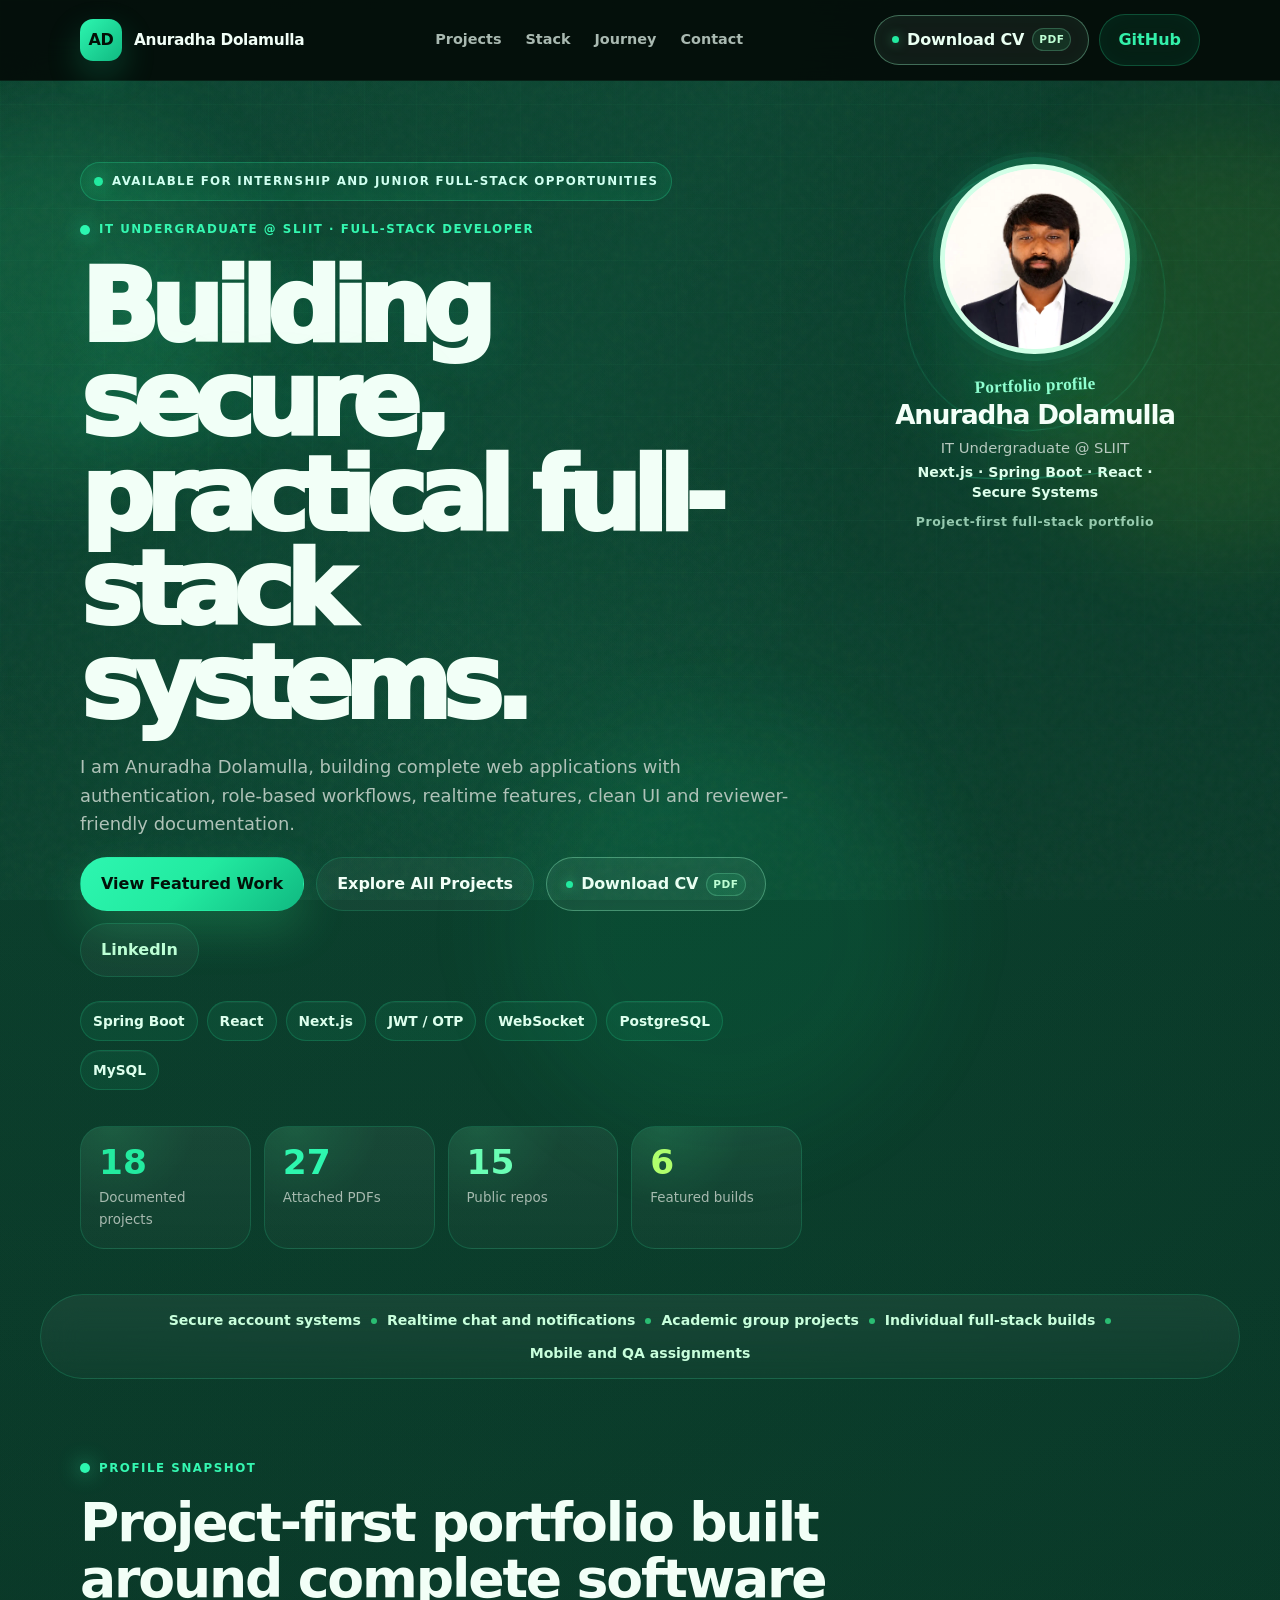
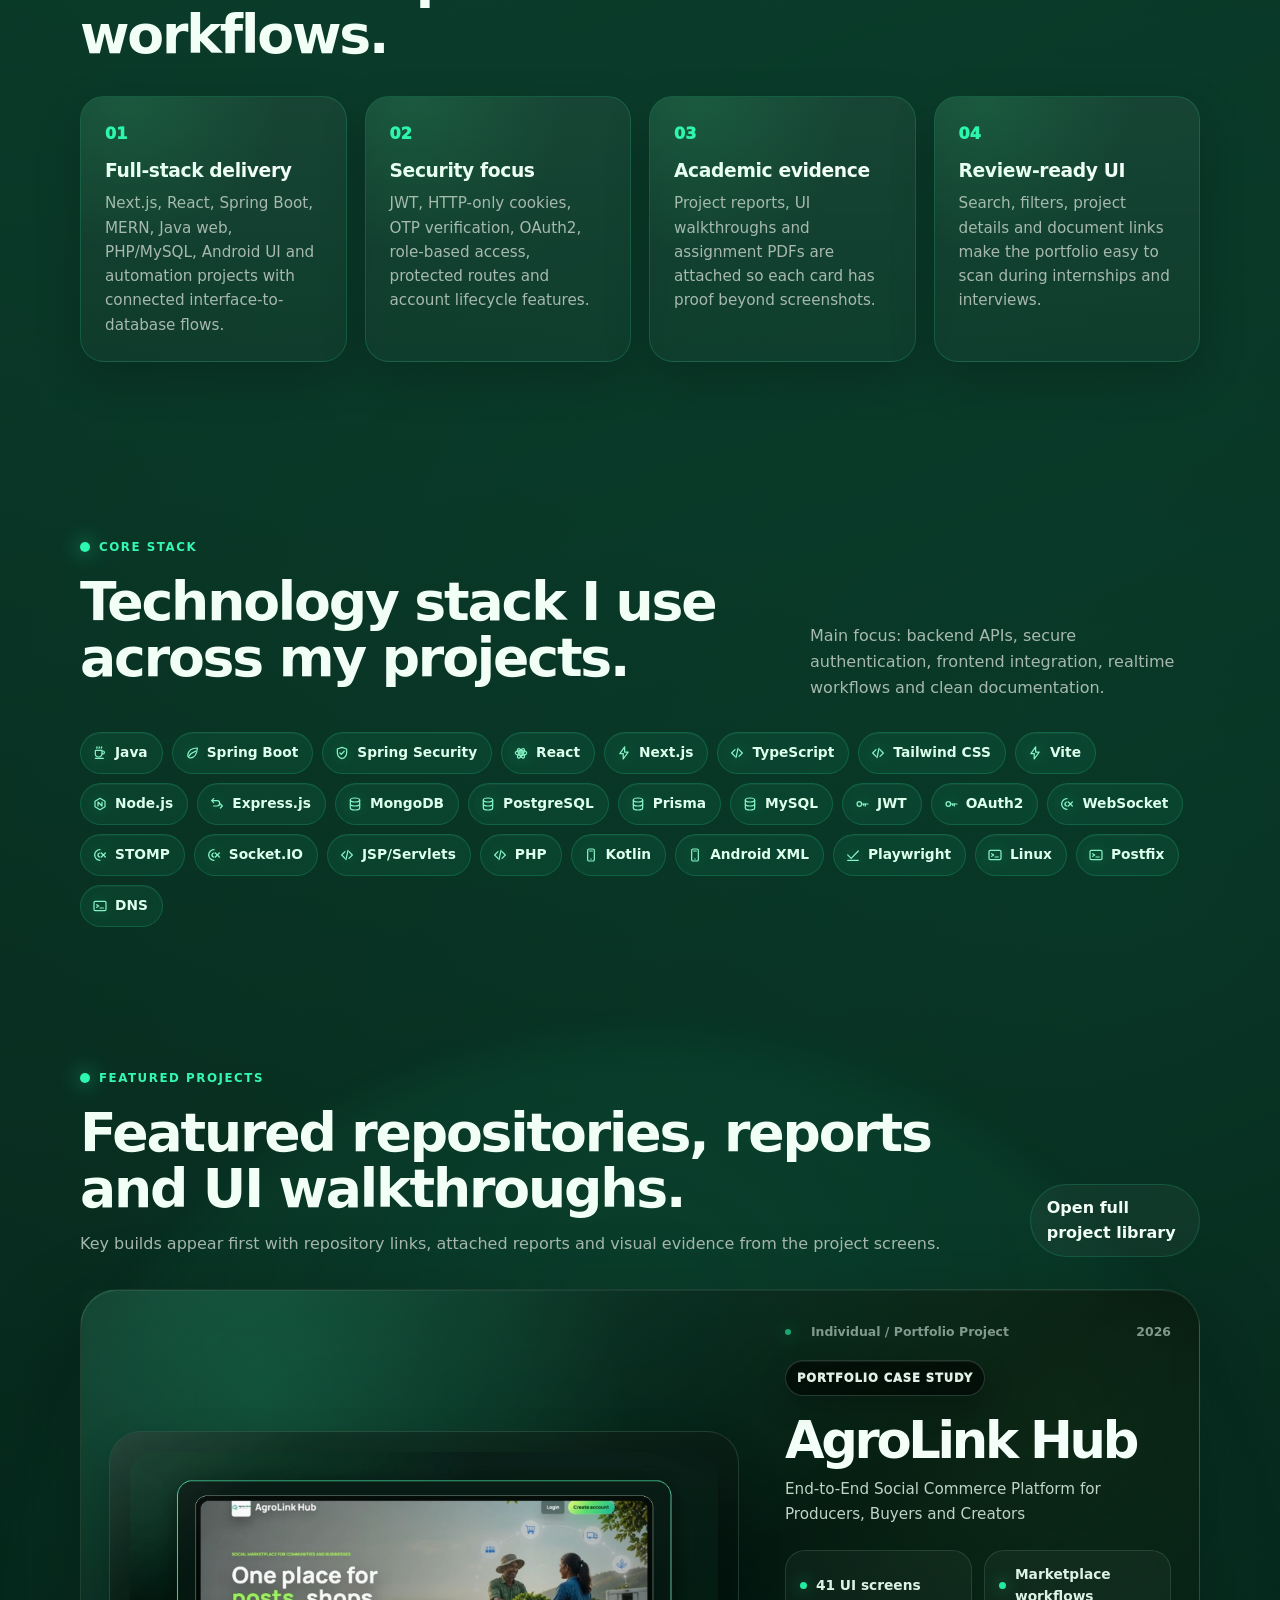
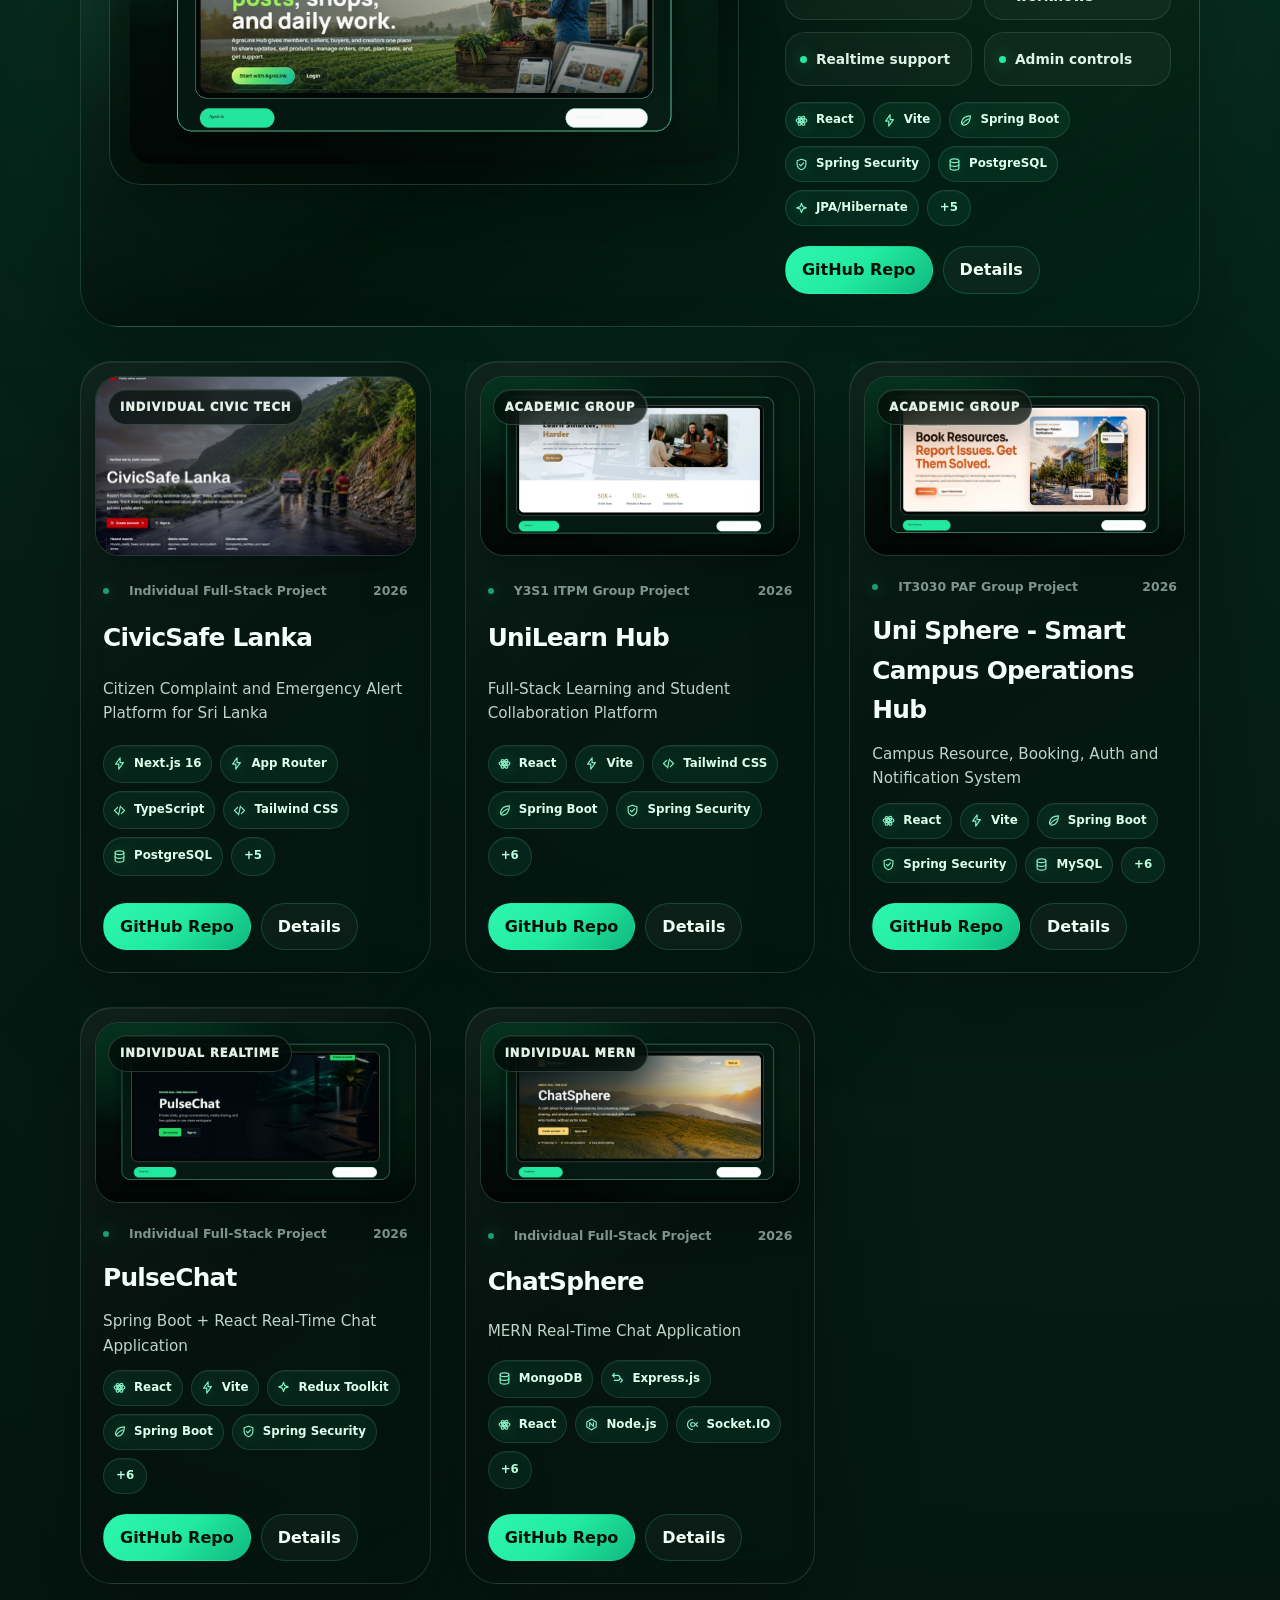
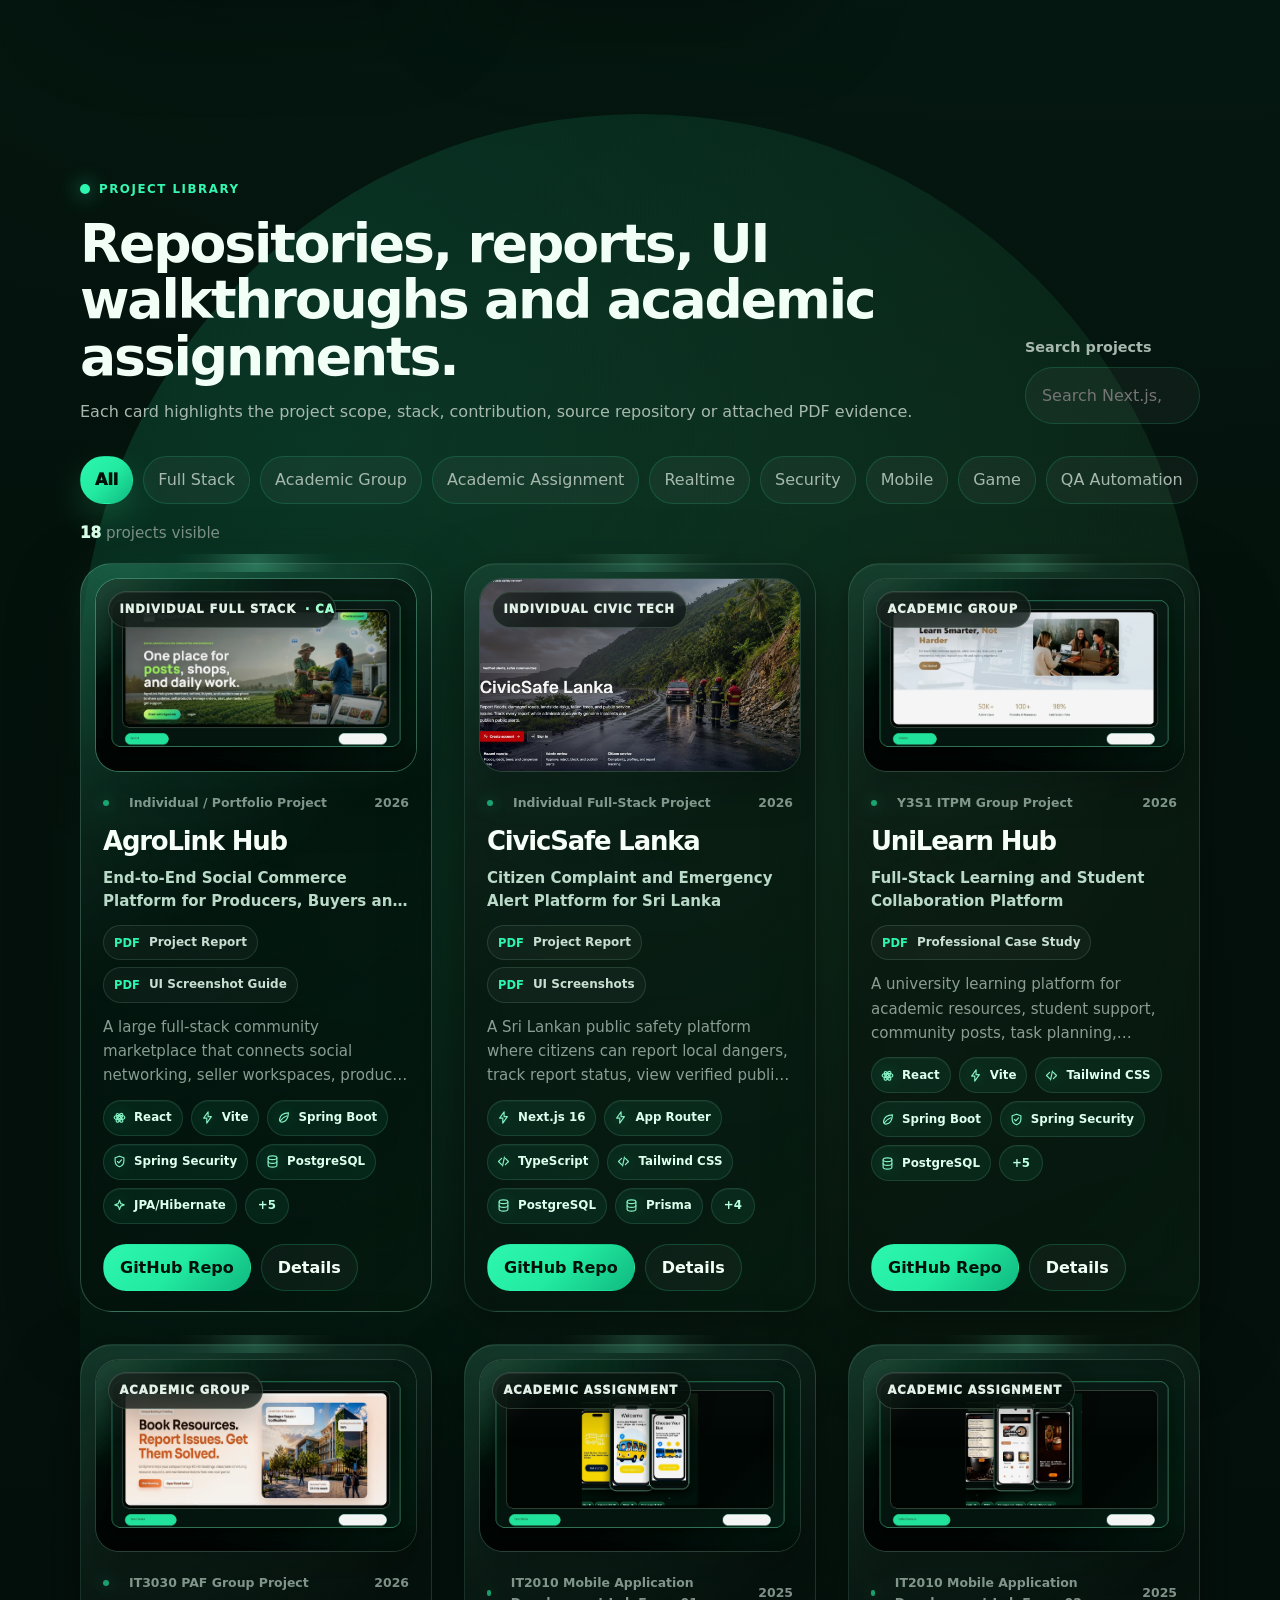
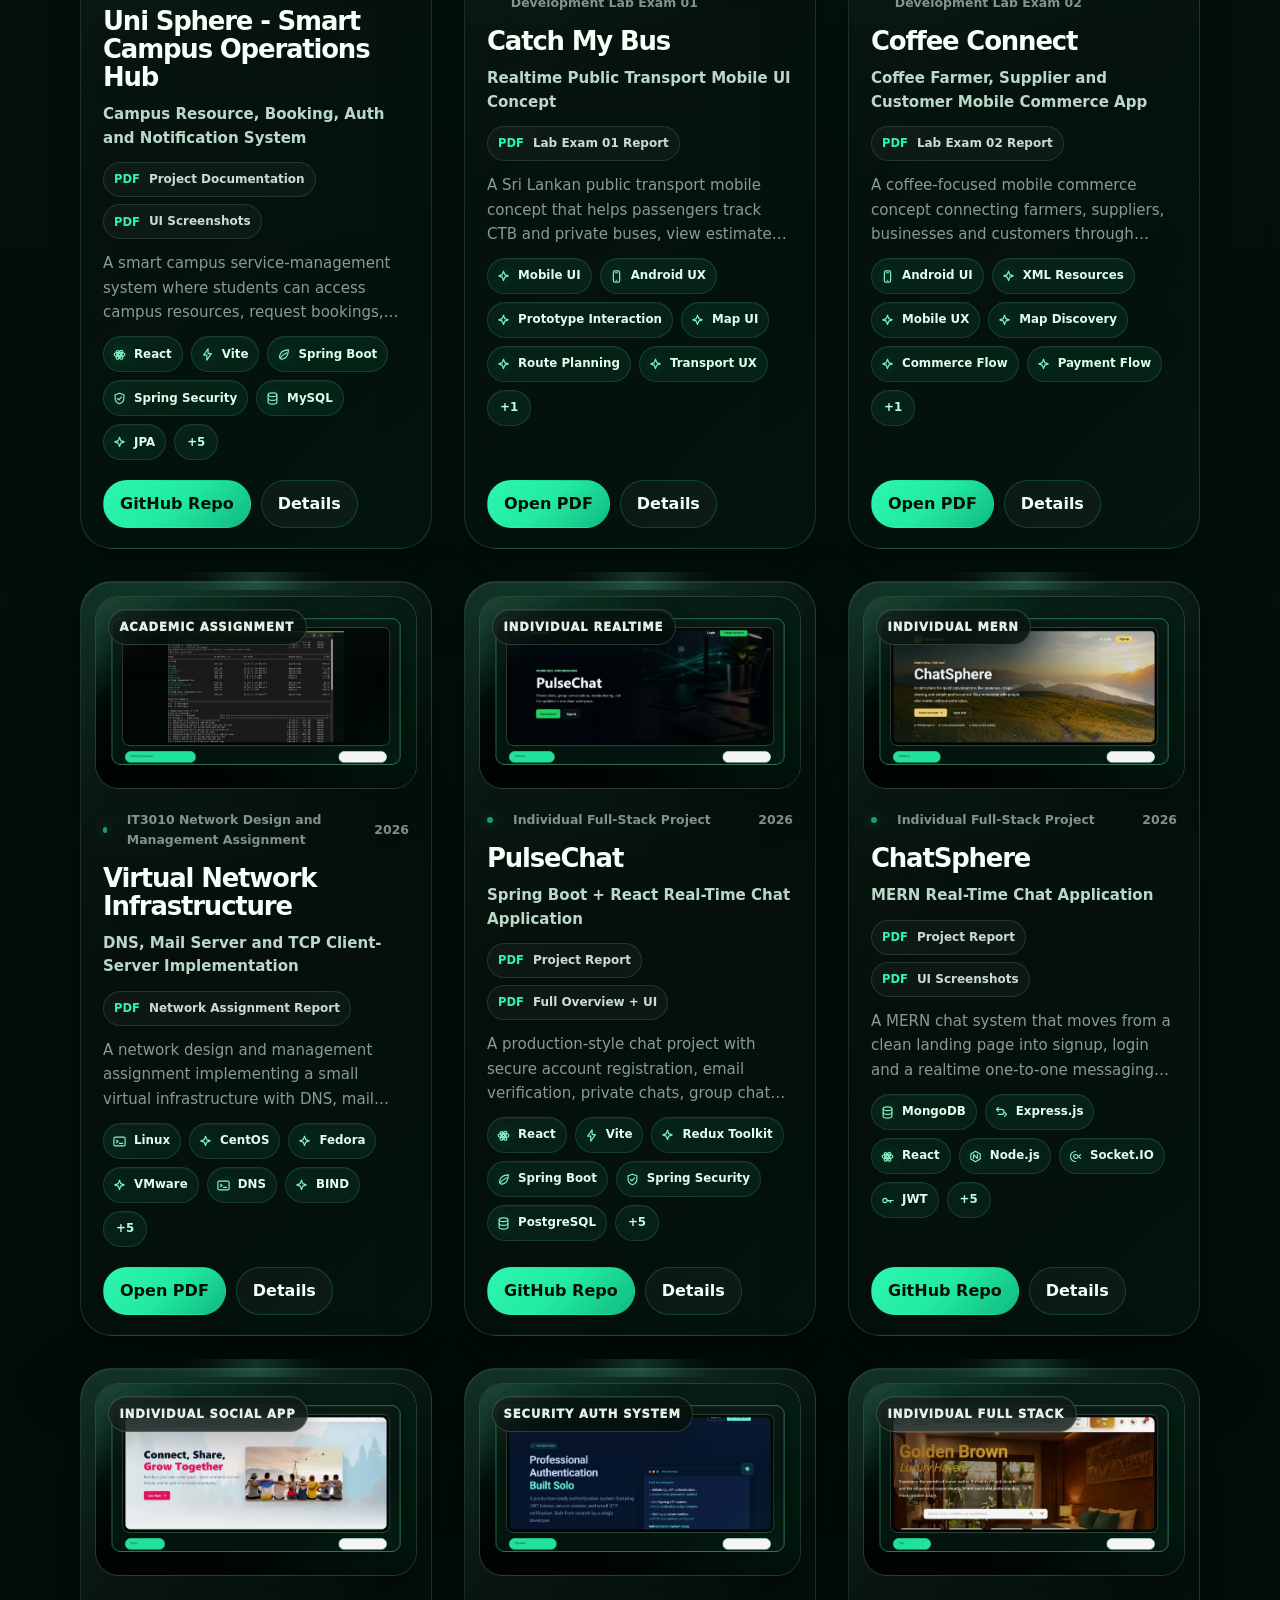
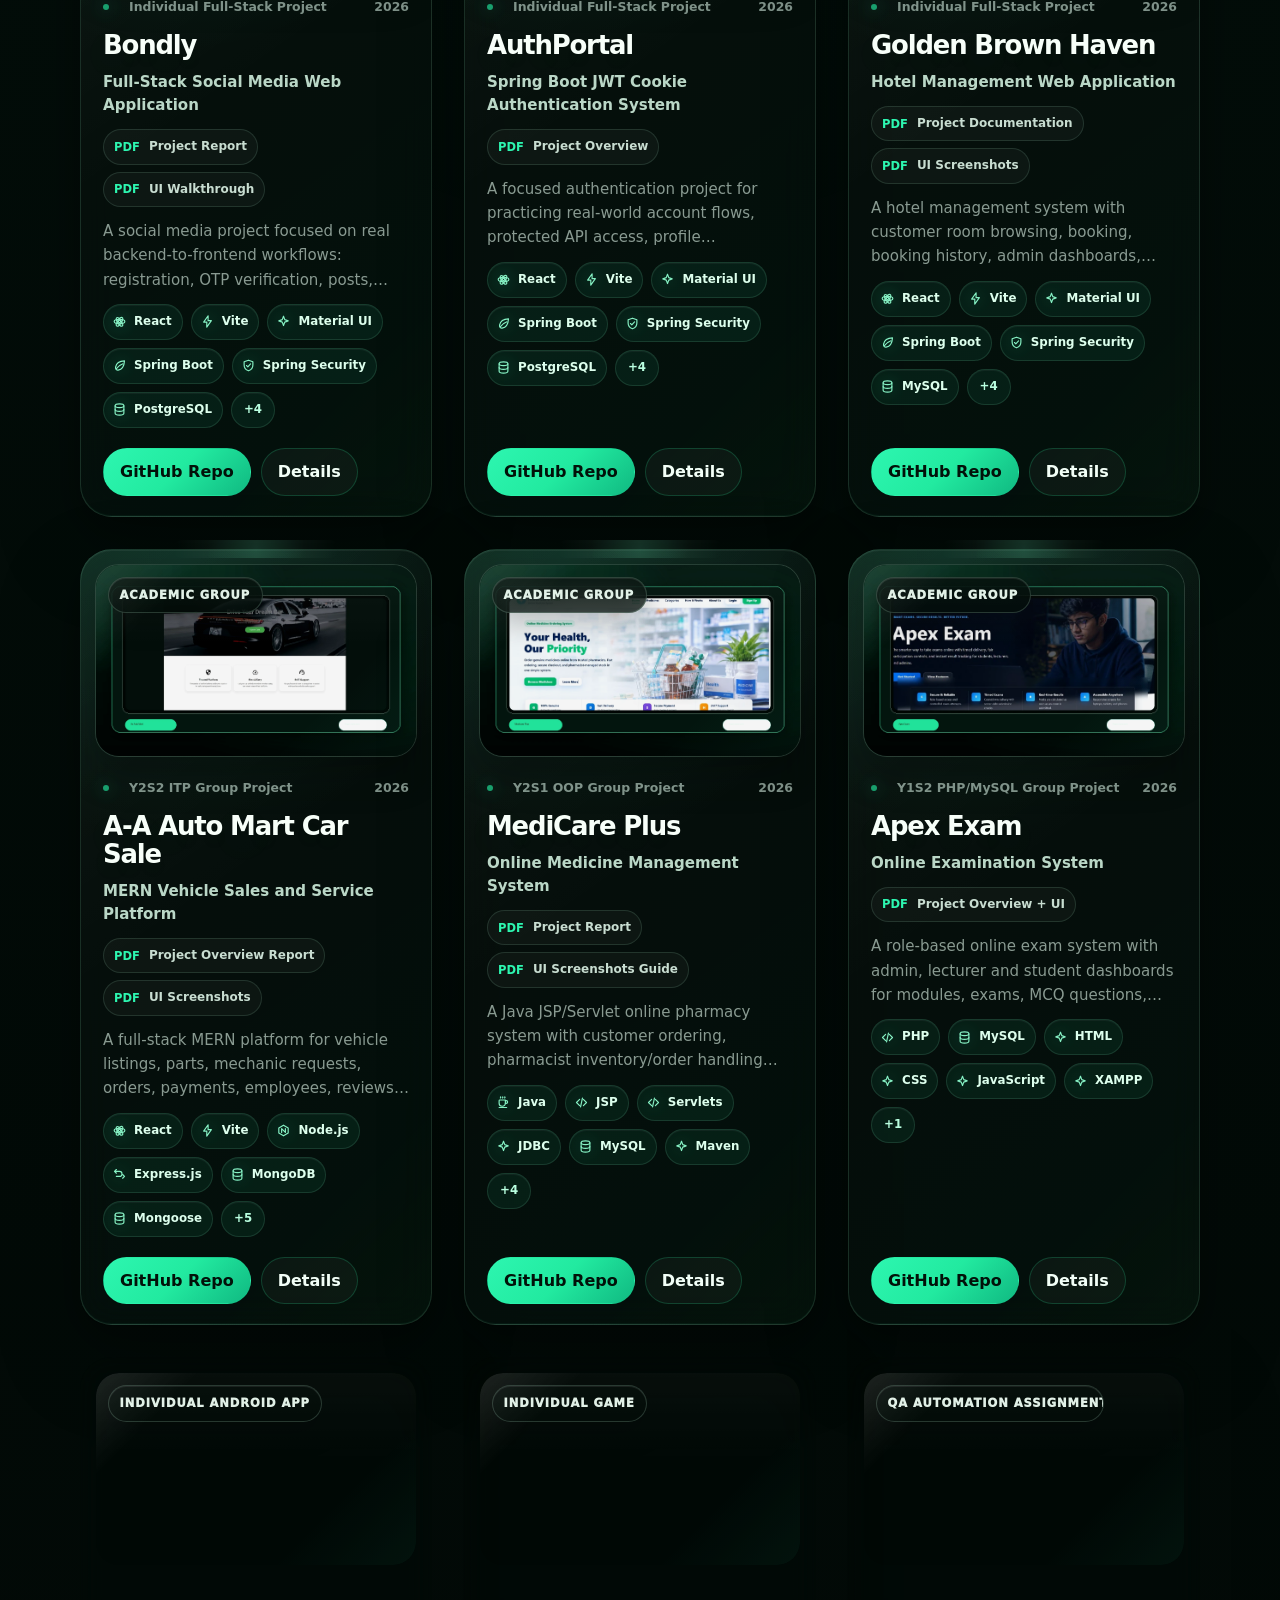
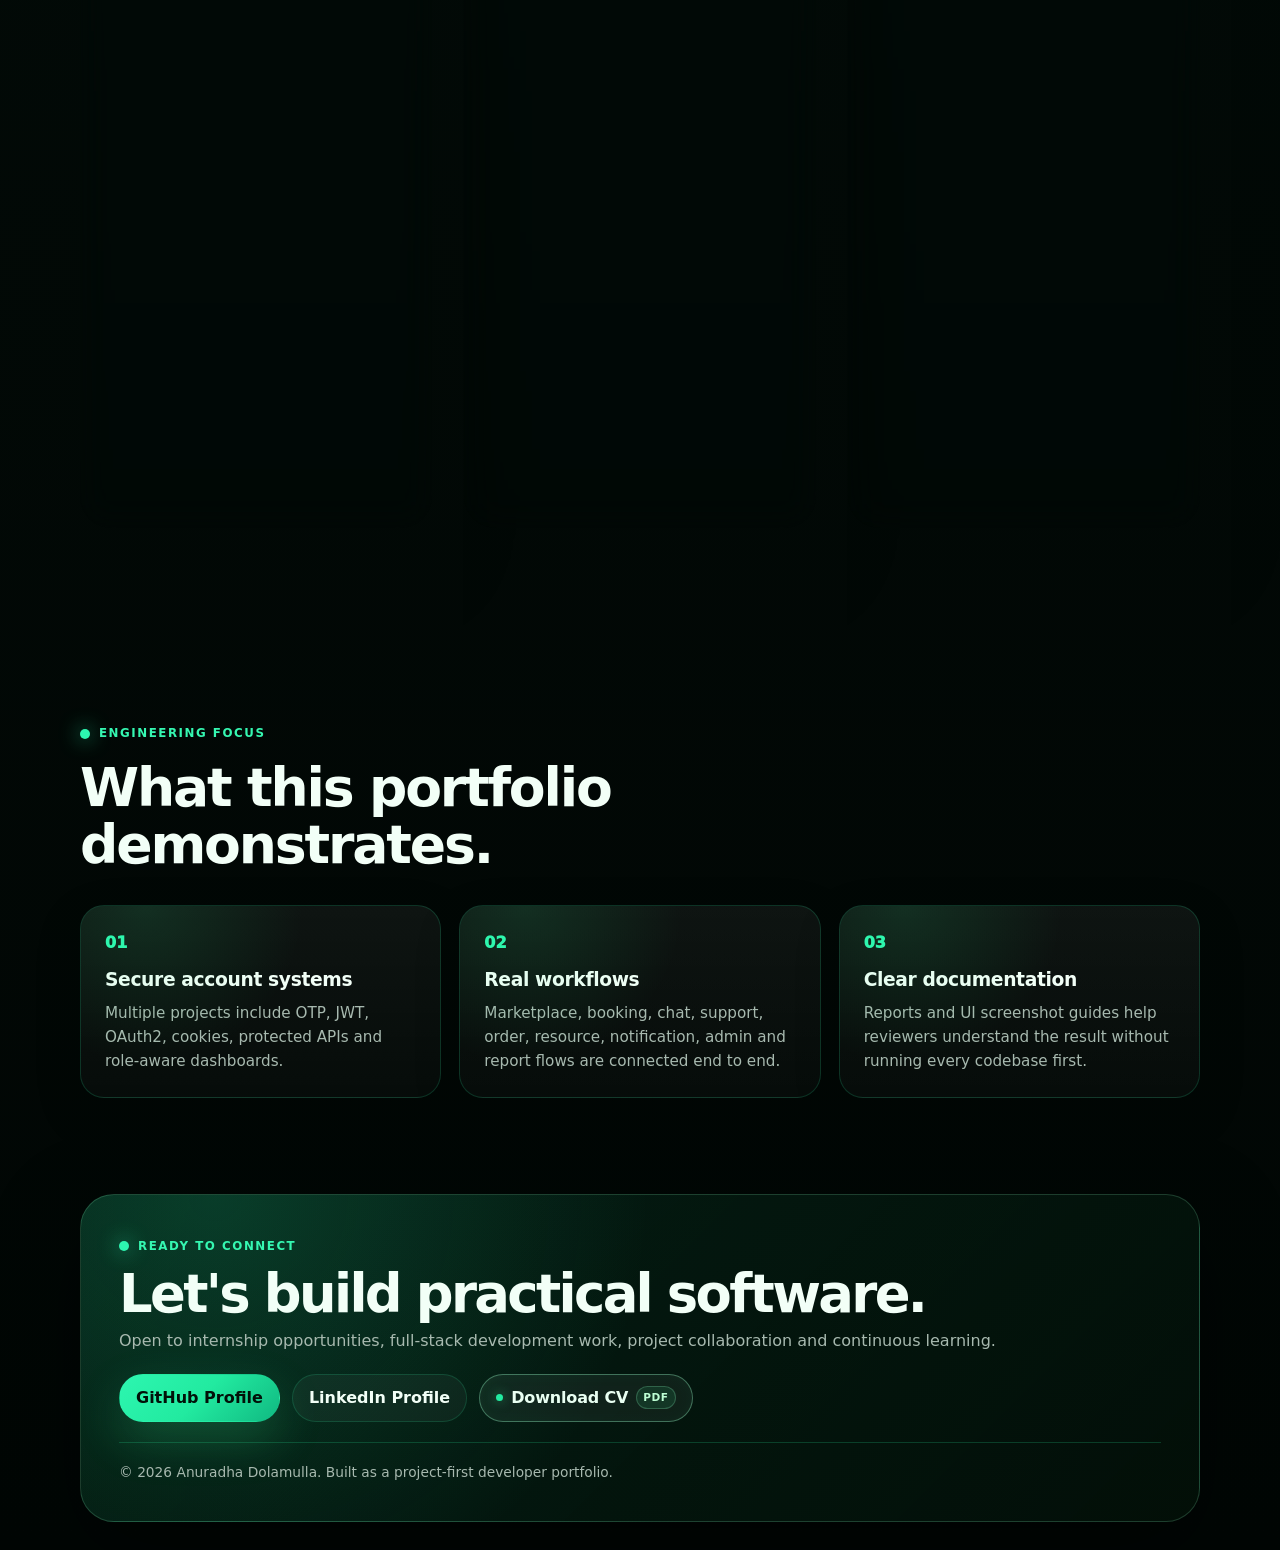
<file: index.html>
<!doctype html>
<html lang="en">
  <head>
    <meta charset="UTF-8" />
    <meta name="viewport" content="width=device-width, initial-scale=1.0" />
    <meta name="description" content="Anuradha Dolamulla - project-first full-stack developer portfolio featuring Next.js, Spring Boot, React, MERN, Java, PHP, Android, QA automation, academic reports, UI screenshots and GitHub repositories." />
    <meta name="theme-color" content="#08130f" />
    <title>Anuradha Dolamulla | Full-Stack Developer Portfolio</title>
    <link rel="stylesheet" href="assets/css/styles.css" />
  </head>
  <body>
    <div class="scroll-progress" id="scrollProgress"></div>
    <div class="noise" aria-hidden="true"></div>
    <div class="aurora aurora-one" aria-hidden="true"></div>
    <div class="aurora aurora-two" aria-hidden="true"></div>
    <div class="aurora aurora-three" aria-hidden="true"></div>

    <header class="site-header">
      <a class="brand" href="#home" aria-label="Anuradha portfolio home">
        <span class="brand-mark">AD</span>
        <span class="brand-text">Anuradha Dolamulla</span>
      </a>
      <nav class="nav-links" aria-label="Main navigation">
        <a href="#projects">Projects</a>
        <a href="#stack">Stack</a>
        <a href="#journey">Journey</a>
        <a href="#contact">Contact</a>
      </nav>
      <div class="header-actions" aria-label="Quick links">
        <a class="header-cv cv-download-link" href="assets/docs/Anuradha_Dolamulla_cv.pdf" download="Anuradha-Dolamulla-CV.pdf" type="application/pdf">Download CV</a>
        <a class="header-cta" href="https://github.com/Anuradha-dol" target="_blank" rel="noreferrer">GitHub</a>
      </div>
    </header>

    <main id="home">
      <section class="hero section-pad">
        <div class="hero-content">
          <div class="hero-copy-block">
            <div class="status-pill"><span></span> Available for internship and junior full-stack opportunities</div>
            <div class="eyebrow">IT Undergraduate @ SLIIT &middot; Full-Stack Developer</div>
            <h1><span>Building secure,</span> practical full-stack systems.</h1>
            <p class="hero-copy">
              I am Anuradha Dolamulla, building complete web applications with authentication, role-based workflows, realtime features, clean UI and reviewer-friendly documentation.
            </p>
            <div class="hero-actions">
              <a class="primary-link large" href="#featured">View Featured Work</a>
              <a class="secondary-link large" href="#projects">Explore All Projects</a>
              <a class="ghost-link large cv-download-link" href="assets/docs/anuradha-dolamulla-cv.pdf" download="Anuradha-Dolamulla-CV.pdf" type="application/pdf">Download CV</a>
              <a class="ghost-link large" href="https://www.linkedin.com/in/anuradha-dollamulla-454354386" target="_blank" rel="noreferrer">LinkedIn</a>
            </div>
            <div class="hero-tags" aria-label="Core strengths">
              <span>Spring Boot</span><span>React</span><span>Next.js</span><span>JWT / OTP</span><span>WebSocket</span><span>PostgreSQL</span><span>MySQL</span>
            </div>
          </div>

          <div class="hero-highlights" aria-label="Portfolio stats">
            <div><strong id="projectCount">0</strong><span>Documented projects</span></div>
            <div><strong id="docCount">0</strong><span>Attached PDFs</span></div>
            <div><strong id="repoCount">0</strong><span>Public repos</span></div>
            <div><strong id="featuredCount">0</strong><span>Featured builds</span></div>
          </div>
        </div>

        <aside class="hero-visual profile-card" data-tilt aria-label="Anuradha Dolamulla professional profile card">
          <div class="portrait-glow" aria-hidden="true"></div>
          <div class="portrait-frame profile-avatar">
            <img src="assets/images/anuradha-dolamulla.webp" alt="Anuradha Dolamulla portrait" />
          </div>
          <div class="profile-card-body">
            <span class="profile-label">Portfolio profile</span>
            <h2>Anuradha Dolamulla</h2>
            <p>IT Undergraduate @ SLIIT</p>
            <p class="profile-speciality">Next.js &middot; Spring Boot &middot; React &middot; Secure Systems</p>
          </div>
        </aside>
      </section>

      <section class="trust-strip" aria-label="Portfolio strengths" data-reveal>
        <span>Secure account systems</span>
        <span>Realtime chat and notifications</span>
        <span>Academic group projects</span>
        <span>Individual full-stack builds</span>
        <span>Mobile and QA assignments</span>
      </section>

      <section id="profile" class="profile-overview section-pad" data-reveal>
        <div class="section-heading">
          <span>Profile Snapshot</span>
          <h2>Project-first portfolio built around complete software workflows.</h2>
        </div>
        <div class="profile-grid">
          <article data-reveal>
            <span>01</span>
            <h3>Full-stack delivery</h3>
            <p>Next.js, React, Spring Boot, MERN, Java web, PHP/MySQL, Android UI and automation projects with connected interface-to-database flows.</p>
          </article>
          <article data-reveal>
            <span>02</span>
            <h3>Security focus</h3>
            <p>JWT, HTTP-only cookies, OTP verification, OAuth2, role-based access, protected routes and account lifecycle features.</p>
          </article>
          <article data-reveal>
            <span>03</span>
            <h3>Academic evidence</h3>
            <p>Project reports, UI walkthroughs and assignment PDFs are attached so each card has proof beyond screenshots.</p>
          </article>
          <article data-reveal>
            <span>04</span>
            <h3>Review-ready UI</h3>
            <p>Search, filters, project details and document links make the portfolio easy to scan during internships and interviews.</p>
          </article>
        </div>
      </section>

      <section id="stack" class="stack-section section-pad" data-reveal>
        <div class="section-heading split-heading">
          <div>
            <span>Core Stack</span>
            <h2>Technology stack I use across my projects.</h2>
          </div>
          <p class="section-note">Main focus: backend APIs, secure authentication, frontend integration, realtime workflows and clean documentation.</p>
        </div>
        <div class="stack-cloud" data-reveal>
          <span>Java</span><span>Spring Boot</span><span>Spring Security</span><span>React</span><span>Next.js</span><span>TypeScript</span><span>Tailwind CSS</span><span>Vite</span><span>Node.js</span><span>Express.js</span><span>MongoDB</span><span>PostgreSQL</span><span>Prisma</span><span>MySQL</span><span>JWT</span><span>OAuth2</span><span>WebSocket</span><span>STOMP</span><span>Socket.IO</span><span>JSP/Servlets</span><span>PHP</span><span>Kotlin</span><span>Android XML</span><span>Playwright</span><span>Linux</span><span>Postfix</span><span>DNS</span>
        </div>
      </section>

      <section id="featured" class="featured-section section-pad" data-reveal>
        <div class="section-heading split-heading">
          <div>
            <span>Featured Projects</span>
            <h2>Featured repositories, reports and UI walkthroughs.</h2>
            <p>Key builds appear first with repository links, attached reports and visual evidence from the project screens.</p>
          </div>
          <a class="secondary-link" href="#projects">Open full project library</a>
        </div>
        <div class="featured-grid" id="featuredGrid" aria-live="polite">
          <article class="featured-fallback">
            <strong>AgroLink Hub</strong>
            <span>Spring Boot + React social commerce platform</span>
          </article>
          <article class="featured-fallback">
            <strong>UniLearn Hub</strong>
            <span>Academic learning and collaboration platform</span>
          </article>
          <article class="featured-fallback">
            <strong>Uni Sphere</strong>
            <span>Smart campus auth, booking and notifications</span>
          </article>
        </div>
      </section>

      <section id="projects" class="projects section-pad" data-reveal>
        <div class="section-heading split-heading">
          <div>
            <span>Project Library</span>
            <h2>Repositories, reports, UI walkthroughs and academic assignments.</h2>
            <p>Each card highlights the project scope, stack, contribution, source repository or attached PDF evidence.</p>
          </div>
          <div class="project-tools">
            <label for="projectSearch">Search projects</label>
            <input id="projectSearch" type="search" placeholder="Search Next.js, Spring Boot, Android, DNS..." autocomplete="off" />
          </div>
        </div>

        <div class="filter-row" id="filterBar" aria-label="Project filters"></div>
        <div class="result-note"><span id="visibleCount">0</span> projects visible</div>
        <div class="project-grid" id="projectGrid" aria-live="polite">
          <div class="loading-state">Loading all project cards...</div>
        </div>
      </section>

      <section id="journey" class="journey section-pad" data-reveal>
        <div class="section-heading">
          <span>Engineering Focus</span>
          <h2>What this portfolio demonstrates.</h2>
        </div>
        <div class="journey-grid">
          <article data-reveal>
            <span>01</span>
            <h3>Secure account systems</h3>
            <p>Multiple projects include OTP, JWT, OAuth2, cookies, protected APIs and role-aware dashboards.</p>
          </article>
          <article data-reveal>
            <span>02</span>
            <h3>Real workflows</h3>
            <p>Marketplace, booking, chat, support, order, resource, notification, admin and report flows are connected end to end.</p>
          </article>
          <article data-reveal>
            <span>03</span>
            <h3>Clear documentation</h3>
            <p>Reports and UI screenshot guides help reviewers understand the result without running every codebase first.</p>
          </article>
        </div>
      </section>
    </main>

    <footer id="contact" class="site-footer" data-reveal>
      <div>
        <span class="footer-kicker">Ready to connect</span>
        <h2>Let's build practical software.</h2>
        <p>Open to internship opportunities, full-stack development work, project collaboration and continuous learning.</p>
      </div>
      <div class="footer-actions">
        <a class="primary-link" href="https://github.com/Anuradha-dol" target="_blank" rel="noreferrer">GitHub Profile</a>
        <a class="secondary-link" href="https://www.linkedin.com/in/anuradha-dollamulla-454354386" target="_blank" rel="noreferrer">LinkedIn Profile</a>
        <a class="secondary-link cv-download-link" href="assets/docs/anuradha-dolamulla-cv.pdf" download="Anuradha-Dolamulla-CV.pdf" type="application/pdf">Download CV</a>
      </div>
      <p class="copyright">&copy; <span id="currentYear"></span> Anuradha Dolamulla. Built as a project-first developer portfolio.</p>
    </footer>

    <div class="modal" id="projectModal" aria-hidden="true" role="dialog" aria-modal="true">
      <div class="modal-card">
        <button class="modal-close" id="modalClose" aria-label="Close project details">&times;</button>
        <div id="modalBody"></div>
      </div>
    </div>

    <script src="assets/js/projects.js"></script>
    <script src="assets/js/app.js"></script>
  </body>
</html>
</file>
<file: assets/css/styles.css>
:root {
  --bg: #03110d;
  --bg-deep: #010604;
  --bg-soft: #061c14;
  --surface: rgba(5, 24, 18, 0.86);
  --surface-strong: rgba(7, 33, 24, 0.94);
  --surface-glass: rgba(255, 255, 255, 0.055);
  --text: #f4fff8;
  --muted: #a9bdb2;
  --muted-2: #71887c;
  --line: rgba(96, 255, 184, 0.18);
  --line-strong: rgba(51, 255, 164, 0.40);
  --accent: #22f199;
  --accent-2: #06c980;
  --accent-3: #b8ff5c;
  --accent-gold: #e8ff8a;
  --danger: #ff6b86;
  --shadow: 0 28px 90px rgba(0, 0, 0, 0.48);
  --green-shadow: 0 22px 70px rgba(34, 241, 153, 0.18);
  --radius: 24px;
  --radius-sm: 16px;
  --max: 1200px;
  color-scheme: dark;
}

* {
  box-sizing: border-box;
}

html {
  scroll-behavior: smooth;
}

body {
  margin: 0;
  min-height: 100vh;
  background:
    radial-gradient(circle at 12% 4%, rgba(34, 241, 153, 0.20), transparent 34%),
    radial-gradient(circle at 82% 10%, rgba(184, 255, 92, 0.12), transparent 31%),
    linear-gradient(180deg, #062017 0%, #03110d 48%, #010604 100%);
  color: var(--text);
  font-family: Inter, ui-sans-serif, system-ui, -apple-system, BlinkMacSystemFont, "Segoe UI", sans-serif;
  line-height: 1.6;
  overflow-x: hidden;
}

body.modal-open {
  overflow: hidden;
}

body::before {
  content: "";
  position: fixed;
  inset: 0;
  z-index: -4;
  pointer-events: none;
  background-image:
    linear-gradient(rgba(122, 255, 180, 0.028) 1px, transparent 1px),
    linear-gradient(90deg, rgba(122, 255, 180, 0.024) 1px, transparent 1px);
  background-size: 86px 86px;
  mask-image: linear-gradient(to bottom, black 0%, black 56%, transparent 95%);
}

body::after {
  content: "";
  position: fixed;
  inset: 0;
  z-index: -3;
  pointer-events: none;
  background:
    linear-gradient(120deg, transparent 0%, rgba(53, 242, 143, 0.045) 42%, transparent 63%),
    radial-gradient(circle at 50% 92%, rgba(0, 212, 126, 0.08), transparent 34%);
}

.noise {
  position: fixed;
  inset: 0;
  z-index: -1;
  pointer-events: none;
  opacity: 0.08;
  background-image: url("data:image/svg+xml,%3Csvg viewBox='0 0 160 160' xmlns='http://www.w3.org/2000/svg'%3E%3Cfilter id='n'%3E%3CfeTurbulence type='fractalNoise' baseFrequency='.75' numOctaves='3' stitchTiles='stitch'/%3E%3C/filter%3E%3Crect width='100%25' height='100%25' filter='url(%23n)' opacity='.42'/%3E%3C/svg%3E");
}

.aurora {
  position: fixed;
  z-index: -2;
  pointer-events: none;
  filter: blur(50px);
  opacity: 0.72;
  border-radius: 999px;
  transform: translate3d(0, 0, 0);
}

.aurora-one {
  width: 360px;
  height: 360px;
  left: -120px;
  top: 120px;
  background: rgba(53, 242, 143, 0.18);
}

.aurora-two {
  width: 440px;
  height: 440px;
  right: -160px;
  top: 120px;
  background: rgba(163, 255, 18, 0.12);
}

.aurora-three {
  width: 420px;
  height: 420px;
  left: 40%;
  bottom: -240px;
  background: rgba(0, 212, 126, 0.12);
}

.scroll-progress {
  position: fixed;
  top: 0;
  left: 0;
  z-index: 80;
  width: 0;
  height: 3px;
  background: linear-gradient(90deg, var(--accent-3), var(--accent), var(--accent-2));
  box-shadow: 0 0 22px rgba(53, 242, 143, 0.9);
}

a {
  color: inherit;
  text-decoration: none;
}

button,
input {
  font: inherit;
}

button,
a,
input {
  border-radius: 999px;
}

img {
  display: block;
  max-width: 100%;
}

.section-pad {
  width: min(var(--max), calc(100% - 34px));
  margin: 0 auto;
  padding: 96px 0;
}

.site-header {
  position: sticky;
  top: 0;
  z-index: 70;
  width: min(var(--max), calc(100% - 28px));
  min-height: 74px;
  margin: 14px auto 0;
  padding: 10px 12px;
  display: flex;
  align-items: center;
  justify-content: space-between;
  gap: 18px;
  border: 1px solid rgba(143, 255, 198, 0.18);
  border-radius: 999px;
  background: rgba(3, 9, 6, 0.72);
  box-shadow: 0 18px 60px rgba(0, 0, 0, 0.34);
  backdrop-filter: blur(22px);
}

.brand,
.nav-links,
.header-cta,
.primary-link,
.secondary-link,
.ghost-link,
.doc-btn,
.filter-btn {
  border: 1px solid var(--line);
  transition: transform 0.22s ease, border-color 0.22s ease, background 0.22s ease, box-shadow 0.22s ease, color 0.22s ease;
}

.brand {
  display: inline-flex;
  align-items: center;
  gap: 10px;
  padding: 6px 12px 6px 6px;
  min-width: 0;
  font-weight: 900;
  letter-spacing: -0.02em;
}

.brand-mark {
  width: 42px;
  height: 42px;
  display: grid;
  place-items: center;
  border-radius: 50%;
  color: #041107;
  background: linear-gradient(135deg, var(--accent-3), var(--accent), var(--accent-2));
  box-shadow: 0 0 28px rgba(53, 242, 143, 0.42);
}

.brand-text {
  white-space: nowrap;
}

.nav-links {
  display: flex;
  align-items: center;
  gap: 4px;
  padding: 4px;
  background: rgba(255, 255, 255, 0.035);
}

.nav-links a {
  padding: 10px 13px;
  color: var(--muted);
  border-radius: 999px;
  font-size: 0.9rem;
  font-weight: 760;
}

.nav-links a:hover {
  color: var(--text);
  background: rgba(53, 242, 143, 0.08);
}

.header-cta {
  padding: 11px 17px;
  color: #d8ffe7;
  background: rgba(53, 242, 143, 0.11);
  font-weight: 900;
  box-shadow: inset 0 0 20px rgba(53, 242, 143, 0.04);
}

.header-cta:hover,
.primary-link:hover,
.secondary-link:hover,
.ghost-link:hover,
.doc-btn:hover,
.filter-btn:hover {
  transform: translateY(-2px);
}

.hero {
  min-height: calc(100svh - 88px);
  display: grid;
  align-items: center;
  grid-template-columns: minmax(0, 1.08fr) minmax(340px, 450px);
  gap: 70px;
  padding-top: 68px;
  padding-bottom: 76px;
}

.hero-content {
  min-width: 0;
  animation: heroTextIn 0.72s ease both;
}

.status-pill,
.eyebrow,
.section-heading span,
.project-badge,
.modal-category,
.footer-kicker {
  display: inline-flex;
  width: fit-content;
  align-items: center;
  gap: 9px;
  color: #b6ffd6;
  text-transform: uppercase;
  font-size: 0.74rem;
  font-weight: 900;
  letter-spacing: 0.11em;
}

.status-pill {
  margin-bottom: 16px;
  padding: 9px 13px;
  color: #dbffe9;
  border: 1px solid rgba(53, 242, 143, 0.3);
  border-radius: 999px;
  background: rgba(53, 242, 143, 0.08);
  box-shadow: inset 0 0 22px rgba(53, 242, 143, 0.05);
}

.status-pill span {
  width: 9px;
  height: 9px;
  border-radius: 999px;
  background: var(--accent);
  box-shadow: 0 0 18px rgba(53, 242, 143, 0.95);
}

.eyebrow::before,
.section-heading span::before,
.footer-kicker::before {
  content: "";
  width: 10px;
  height: 10px;
  border-radius: 999px;
  background: var(--accent-3);
  box-shadow: 0 0 20px rgba(163, 255, 18, 0.72);
}

h1,
h2,
h3,
p {
  margin-top: 0;
}

h1 {
  margin: 18px 0 22px;
  max-width: 780px;
  font-size: clamp(3.6rem, 8vw, 6.65rem);
  line-height: 0.92;
  font-weight: 950;
  letter-spacing: -0.08em;
}

h1 span {
  display: block;
  width: fit-content;
  background: linear-gradient(135deg, #ffffff 4%, #b7ffd6 42%, var(--accent-3) 100%);
  -webkit-background-clip: text;
  background-clip: text;
  color: transparent;
  text-shadow: 0 0 55px rgba(53, 242, 143, 0.18);
}

.hero-copy {
  max-width: 720px;
  color: var(--muted);
  font-size: 1.12rem;
}

.hero-actions,
.footer-actions,
.project-actions,
.modal-actions {
  display: flex;
  flex-wrap: wrap;
  gap: 12px;
  align-items: center;
}

.primary-link,
.secondary-link,
.ghost-link,
.doc-btn {
  display: inline-flex;
  align-items: center;
  justify-content: center;
  gap: 9px;
  min-height: 44px;
  padding: 10px 16px;
  cursor: pointer;
  font-weight: 900;
}

.primary-link {
  color: #031107;
  background: linear-gradient(135deg, var(--accent-3), var(--accent), var(--accent-2));
  border-color: transparent;
  box-shadow: 0 18px 46px rgba(53, 242, 143, 0.22);
}

.secondary-link,
.ghost-link {
  color: var(--text);
  background: rgba(255, 255, 255, 0.045);
}

.ghost-link {
  color: #bcffd5;
  background: transparent;
}

button.secondary-link {
  border: 1px solid var(--line);
}

.large {
  min-height: 52px;
  padding: 13px 20px;
  font-size: 1rem;
}

.hero-tags,
.stack-row,
.stack-cloud {
  display: flex;
  flex-wrap: wrap;
  gap: 9px;
}

.hero-tags {
  margin-top: 24px;
}

.hero-tags span,
.stack-cloud span,
.stack-row span {
  border: 1px solid rgba(53, 242, 143, 0.18);
  background: rgba(53, 242, 143, 0.075);
  color: #d8ffe6;
  border-radius: 999px;
  padding: 8px 12px;
  font-weight: 850;
  font-size: 0.86rem;
}

.hero-highlights {
  display: grid;
  grid-template-columns: repeat(4, minmax(110px, 1fr));
  gap: 13px;
  margin-top: 36px;
}

.hero-highlights div,
.profile-grid article,
.journey-grid article,
.project-card,
.modal-grid section,
.featured-project,
.featured-fallback,
.loading-state,
.empty-state {
  position: relative;
  border: 1px solid var(--line);
  border-radius: var(--radius);
  background: linear-gradient(180deg, rgba(255, 255, 255, 0.072), rgba(255, 255, 255, 0.026));
  box-shadow: var(--shadow);
  overflow: hidden;
}

.hero-highlights div::before,
.profile-grid article::before,
.journey-grid article::before,
.project-card::before,
.featured-project::before {
  content: "";
  position: absolute;
  inset: 0;
  background: radial-gradient(circle at 18% 0%, rgba(53, 242, 143, 0.12), transparent 45%);
  pointer-events: none;
}

.hero-highlights div {
  padding: 18px;
  box-shadow: none;
}

.hero-highlights strong {
  display: block;
  color: var(--accent);
  font-size: 2.15rem;
  line-height: 1;
}

.hero-highlights div:nth-child(2) strong {
  color: var(--accent-3);
}

.hero-highlights div:nth-child(3) strong {
  color: #6dffb7;
}

.hero-highlights div:nth-child(4) strong {
  color: var(--accent-gold);
}

.hero-highlights span {
  display: block;
  margin-top: 8px;
  color: var(--muted);
  font-size: 0.84rem;
}

.hero-visual {
  --tilt-x: 0deg;
  --tilt-y: 0deg;
  position: relative;
  min-width: 0;
  min-height: 640px;
  display: grid;
  place-items: center;
  transform: rotateX(var(--tilt-x)) rotateY(var(--tilt-y));
  transform-style: preserve-3d;
  transition: transform 0.18s ease-out;
  animation: portraitIn 0.84s 0.08s ease both;
}

.portrait-glow {
  position: absolute;
  width: 108%;
  height: 78%;
  border-radius: 999px;
  background: radial-gradient(circle, rgba(53, 242, 143, 0.26), transparent 64%);
  filter: blur(22px);
  opacity: 0.86;
}

.portrait-frame {
  position: relative;
  width: min(430px, 100%);
  height: 594px;
  overflow: hidden;
  border: 1px solid rgba(177, 255, 206, 0.36);
  border-radius: 34px;
  background:
    radial-gradient(circle at 50% 15%, rgba(255, 255, 255, 0.82), rgba(221, 244, 228, 0.82) 38%, rgba(53, 242, 143, 0.2) 100%),
    #eef5ec;
  box-shadow:
    0 32px 100px rgba(0, 0, 0, 0.55),
    0 0 0 10px rgba(53, 242, 143, 0.035),
    0 0 70px rgba(53, 242, 143, 0.21);
}

.portrait-frame::before {
  content: "";
  position: absolute;
  inset: 16px;
  z-index: 2;
  border: 1px solid rgba(53, 242, 143, 0.28);
  border-radius: 26px;
  pointer-events: none;
}

.portrait-frame::after {
  content: "";
  position: absolute;
  inset: 0;
  z-index: 3;
  background:
    linear-gradient(140deg, rgba(255, 255, 255, 0.22), transparent 22%, transparent 72%, rgba(53, 242, 143, 0.11)),
    linear-gradient(0deg, rgba(1, 11, 6, 0.12), transparent 42%);
  pointer-events: none;
}

.portrait-frame img {
  width: 100%;
  height: 100%;
  object-fit: cover;
  object-position: center 12%;
  filter: saturate(1.05) contrast(1.04) brightness(1.02);
  transform: scale(1.18);
}

.hero-badge {
  position: absolute;
  z-index: 5;
  width: 238px;
  padding: 16px 17px;
  border: 1px solid var(--line-strong);
  border-radius: 20px;
  background: rgba(4, 13, 8, 0.86);
  box-shadow: var(--shadow), var(--green-shadow);
  backdrop-filter: blur(18px);
}

.hero-badge span {
  display: block;
  color: var(--muted-2);
  font-size: 0.76rem;
  font-weight: 900;
  text-transform: uppercase;
  letter-spacing: 0.08em;
}

.hero-badge strong {
  display: block;
  margin-top: 3px;
  line-height: 1.25;
}

.hero-badge-top {
  top: 104px;
  right: -74px;
}

.hero-badge-bottom {
  left: -30px;
  bottom: 118px;
}

.trust-strip {
  width: min(var(--max), calc(100% - 34px));
  margin: -18px auto 0;
  display: flex;
  flex-wrap: wrap;
  justify-content: center;
  gap: 10px;
  padding: 14px;
  border: 1px solid rgba(143, 255, 198, 0.16);
  border-radius: 999px;
  background: rgba(255, 255, 255, 0.038);
  backdrop-filter: blur(18px);
}

.trust-strip span {
  color: #c8ffdc;
  font-weight: 840;
  font-size: 0.88rem;
  white-space: nowrap;
}

.trust-strip span:not(:last-child)::after {
  content: "";
  display: inline-block;
  width: 6px;
  height: 6px;
  margin-left: 10px;
  border-radius: 50%;
  background: rgba(53, 242, 143, 0.7);
  vertical-align: middle;
}

.section-heading {
  max-width: 780px;
  margin-bottom: 32px;
}

.section-heading h2 {
  margin: 14px 0;
  font-size: clamp(2.2rem, 5vw, 3.35rem);
  line-height: 1.05;
  letter-spacing: -0.04em;
}

.section-heading p,
.section-note {
  color: var(--muted);
  margin-bottom: 0;
}

.section-note {
  max-width: 390px;
}

.split-heading {
  display: flex;
  align-items: flex-end;
  justify-content: space-between;
  gap: 24px;
  max-width: none;
}

.profile-overview,
.stack-section,
.featured-section {
  padding-top: 76px;
}

.stack-section {
  padding-bottom: 62px;
}

.profile-grid,
.journey-grid,
.featured-grid {
  display: grid;
  gap: 18px;
}

.profile-grid {
  grid-template-columns: repeat(4, minmax(0, 1fr));
}

.journey-grid {
  grid-template-columns: repeat(3, minmax(0, 1fr));
}

.featured-grid {
  grid-template-columns: repeat(3, minmax(0, 1fr));
}

.profile-grid article,
.journey-grid article {
  padding: 24px;
  box-shadow: 0 16px 46px rgba(0, 0, 0, 0.18);
}

.profile-grid article span,
.journey-grid article span {
  color: var(--accent-3);
  font-weight: 950;
}

.profile-grid h3,
.journey-grid h3 {
  margin: 14px 0 9px;
  line-height: 1.18;
  letter-spacing: -0.02em;
}

.profile-grid p,
.journey-grid p {
  color: var(--muted);
  margin: 0;
  font-size: 0.95rem;
}

.stack-cloud span,
.stack-row span {
  border-color: rgba(53, 242, 143, 0.18);
  background: rgba(53, 242, 143, 0.08);
  color: #d9ffe8;
}

.stack-cloud span {
  padding: 9px 13px;
}

.featured-project {
  min-height: 100%;
  display: grid;
  grid-template-rows: 235px 1fr;
  box-shadow: 0 20px 56px rgba(0, 0, 0, 0.27);
  transition: transform 0.22s ease, border-color 0.22s ease, box-shadow 0.22s ease;
}

.featured-project:hover {
  transform: translateY(-5px);
  border-color: rgba(53, 242, 143, 0.54);
  box-shadow: 0 30px 80px rgba(0, 0, 0, 0.38), var(--green-shadow);
}

.featured-media {
  position: relative;
  overflow: hidden;
  background: linear-gradient(135deg, rgba(34, 241, 153, 0.12), rgba(1, 6, 4, 0.8));
}

.featured-media img {
  width: 100%;
  height: 100%;
  object-fit: cover;
  transition: transform 0.5s ease;
}

.featured-project:hover .featured-media img {
  transform: scale(1.04);
}

.featured-content {
  position: relative;
  z-index: 1;
  display: grid;
  gap: 12px;
  padding: 22px;
}

.featured-content h3 {
  margin: 0;
  font-size: 1.55rem;
  letter-spacing: -0.03em;
}

.featured-content p {
  margin: 0;
  color: var(--muted);
  font-size: 0.95rem;
}

.featured-fallback {
  padding: 22px;
  min-height: 160px;
}

.featured-fallback strong,
.featured-fallback span {
  display: block;
}

.featured-fallback strong {
  font-size: 1.25rem;
}

.featured-fallback span {
  color: var(--muted);
  margin-top: 8px;
}

.project-tools {
  width: min(100%, 360px);
}

.project-tools label {
  display: block;
  margin-bottom: 8px;
  color: var(--muted);
  font-size: 0.9rem;
  font-weight: 780;
}

.project-tools input {
  width: 100%;
  border: 1px solid var(--line);
  outline: none;
  background: rgba(255, 255, 255, 0.052);
  color: var(--text);
  padding: 15px 16px;
}

.project-tools input:focus {
  border-color: rgba(53, 242, 143, 0.74);
  box-shadow: 0 0 0 4px rgba(53, 242, 143, 0.1);
}

.filter-row {
  display: flex;
  flex-wrap: wrap;
  gap: 10px;
  margin-bottom: 17px;
}

.filter-btn {
  padding: 10px 14px;
  color: var(--muted);
  background: rgba(255, 255, 255, 0.045);
  cursor: pointer;
}

.filter-btn.active {
  color: #031107;
  background: linear-gradient(135deg, var(--accent-3), var(--accent));
  border-color: transparent;
  font-weight: 950;
  box-shadow: 0 15px 34px rgba(53, 242, 143, 0.18);
}

.result-note {
  margin-bottom: 18px;
  color: var(--muted-2);
  font-size: 0.95rem;
}

.result-note span {
  color: #d8ffe7;
  font-weight: 950;
}

.project-grid {
  display: grid;
  grid-template-columns: repeat(3, minmax(0, 1fr));
  gap: 20px;
}

.project-card {
  min-height: 100%;
  display: flex;
  flex-direction: column;
  box-shadow: 0 18px 50px rgba(0, 0, 0, 0.26);
  transition: transform 0.22s ease, border-color 0.22s ease, box-shadow 0.22s ease;
}

.project-card:hover {
  transform: translateY(-5px);
  border-color: rgba(53, 242, 143, 0.52);
  box-shadow: 0 30px 80px rgba(0, 0, 0, 0.38), var(--green-shadow);
}

.featured-card {
  border-color: rgba(53, 242, 143, 0.38);
}

.project-media {
  position: relative;
  aspect-ratio: 16 / 10;
  overflow: hidden;
  background:
    radial-gradient(circle at 30% 20%, rgba(34, 241, 153, 0.18), transparent 45%),
    linear-gradient(135deg, rgba(6, 28, 20, 0.98), rgba(1, 6, 4, 0.98));
}

.project-media img {
  width: 100%;
  height: 100%;
  object-fit: cover;
  transition: transform 0.5s ease, filter 0.3s ease;
}

.project-card:hover .project-media img {
  transform: scale(1.04);
  filter: saturate(1.08);
}

.project-media::after,
.featured-media::after {
  content: "";
  position: absolute;
  inset: 0;
  pointer-events: none;
  background: linear-gradient(180deg, rgba(255, 255, 255, 0.04), transparent 32%, rgba(0, 0, 0, 0.08));
  mix-blend-mode: screen;
}

.project-media img,
.featured-media img {
  object-position: center center;
}

.project-badge {
  position: absolute;
  top: 13px;
  left: 13px;
  padding: 7px 10px;
  border: 1px solid rgba(143, 255, 198, 0.24);
  border-radius: 999px;
  background: rgba(2, 8, 5, 0.78);
  backdrop-filter: blur(12px);
  letter-spacing: 0.06em;
}

.project-content {
  position: relative;
  z-index: 1;
  display: grid;
  gap: 13px;
  padding: 21px;
  flex: 1;
}

.project-meta {
  display: flex;
  align-items: center;
  justify-content: space-between;
  gap: 12px;
  color: var(--muted-2);
  font-size: 0.82rem;
  font-weight: 780;
}

.project-card h3 {
  margin: 0;
  font-size: 1.36rem;
  line-height: 1.12;
  letter-spacing: -0.03em;
}

.project-subtitle {
  margin: 0;
  color: #baffd1;
  font-weight: 880;
  font-size: 0.94rem;
}

.project-desc {
  margin: 0;
  color: var(--muted);
  font-size: 0.94rem;
}

.stack-row span {
  padding: 6px 9px;
  font-size: 0.74rem;
}

.project-actions {
  margin-top: 3px;
}

.doc-row {
  display: flex;
  flex-wrap: wrap;
  gap: 8px;
  min-height: 34px;
  align-items: center;
}

.doc-btn {
  min-height: 36px;
  color: #d7ffe5;
  background: rgba(53, 242, 143, 0.075);
  font-size: 0.84rem;
}

.doc-btn span {
  color: var(--accent-3);
  font-size: 0.72rem;
}

.doc-btn.compact {
  min-height: 32px;
  padding: 7px 10px;
  font-size: 0.75rem;
}

.empty-doc {
  color: var(--muted-2);
  font-size: 0.82rem;
}

.action-note {
  align-self: center;
}

.loading-state,
.empty-state {
  grid-column: 1 / -1;
  padding: 30px;
  color: var(--muted);
  text-align: center;
  border-style: dashed;
}

.site-footer {
  width: min(var(--max), calc(100% - 34px));
  margin: 0 auto 28px;
  padding: 38px;
  border: 1px solid rgba(143, 255, 198, 0.19);
  border-radius: 34px;
  background:
    radial-gradient(circle at 12% 0%, rgba(53, 242, 143, 0.18), transparent 42%),
    linear-gradient(135deg, rgba(53, 242, 143, 0.12), rgba(3, 17, 9, 0.78));
  box-shadow: var(--shadow);
  display: grid;
  gap: 20px;
}

.site-footer h2 {
  margin: 8px 0 7px;
  font-size: clamp(2.2rem, 5vw, 3.3rem);
  line-height: 1.03;
  letter-spacing: -0.05em;
}

.site-footer p {
  color: var(--muted);
  margin-bottom: 0;
}

.copyright {
  border-top: 1px solid var(--line);
  padding-top: 18px;
  font-size: 0.86rem;
}

.modal {
  position: fixed;
  inset: 0;
  z-index: 100;
  display: none;
  align-items: center;
  justify-content: center;
  padding: 22px;
  background: rgba(0, 0, 0, 0.72);
  backdrop-filter: blur(16px);
}

.modal.show {
  display: flex;
}

.modal-card {
  position: relative;
  width: min(1040px, 100%);
  max-height: min(86vh, 900px);
  overflow: auto;
  border: 1px solid rgba(143, 255, 198, 0.25);
  border-radius: 30px;
  background:
    radial-gradient(circle at 10% 0%, rgba(53, 242, 143, 0.12), transparent 35%),
    rgba(4, 12, 8, 0.96);
  box-shadow: 0 34px 120px rgba(0, 0, 0, 0.66);
}

.modal-close {
  position: sticky;
  top: 16px;
  z-index: 4;
  float: right;
  width: 42px;
  height: 42px;
  margin: 16px 16px 0 0;
  border: 1px solid var(--line);
  color: var(--text);
  background: rgba(255, 255, 255, 0.08);
  cursor: pointer;
  font-size: 1.45rem;
}

.modal-hero {
  display: grid;
  grid-template-columns: minmax(260px, 0.86fr) 1fr;
  gap: 26px;
  align-items: center;
  padding: 32px 32px 24px;
}

.modal-hero img {
  width: 100%;
  aspect-ratio: 16 / 10;
  object-fit: cover;
  border: 1px solid var(--line);
  border-radius: 24px;
}

.modal-hero h2 {
  margin: 12px 0 10px;
  font-size: clamp(2.1rem, 5vw, 3.4rem);
  line-height: 1;
  letter-spacing: -0.05em;
}

.modal-hero p,
.modal-grid p,
.modal-grid li {
  color: var(--muted);
}

.modal-grid {
  display: grid;
  grid-template-columns: repeat(2, minmax(0, 1fr));
  gap: 14px;
  padding: 0 32px 24px;
}

.modal-grid section {
  padding: 20px;
}

.modal-grid h4 {
  margin: 0 0 8px;
  color: #d9ffe7;
}

.modal-grid p,
.modal-grid ul {
  margin-bottom: 0;
}

.modal-grid ul {
  padding-left: 18px;
}

.modal-actions {
  padding: 0 32px 32px;
}

.motion-ready [data-reveal] {
  opacity: 0;
  transform: translateY(24px);
  transition: opacity 0.7s ease, transform 0.7s ease;
  transition-delay: var(--delay, 0ms);
}

.motion-ready [data-reveal].in-view {
  opacity: 1;
  transform: translateY(0);
}

@keyframes heroTextIn {
  from {
    opacity: 0;
    transform: translateY(24px);
  }
  to {
    opacity: 1;
    transform: translateY(0);
  }
}

@keyframes portraitIn {
  from {
    opacity: 0;
    transform: translateY(24px) scale(0.98);
  }
  to {
    opacity: 1;
    transform: translateY(0) scale(1);
  }
}

@media (max-width: 1120px) {
  .site-header {
    align-items: stretch;
    border-radius: 28px;
    flex-wrap: wrap;
  }

  .nav-links {
    order: 3;
    width: 100%;
    justify-content: center;
    overflow-x: auto;
  }

  .hero {
    grid-template-columns: 1fr;
    gap: 42px;
    padding-top: 52px;
  }

  .hero-content,
  .hero-visual,
  .hero-highlights {
    max-width: 860px;
  }

  .hero-visual {
    min-height: 600px;
    margin: 0 auto;
    width: min(100%, 520px);
  }

  .profile-grid,
  .featured-grid,
  .project-grid {
    grid-template-columns: repeat(2, minmax(0, 1fr));
  }
}

@media (max-width: 820px) {
  .section-pad {
    width: min(100% - 24px, var(--max));
    padding: 68px 0;
  }

  .site-header {
    width: min(100% - 18px, var(--max));
    margin-top: 9px;
  }

  .brand-text {
    max-width: 190px;
    overflow: hidden;
    text-overflow: ellipsis;
  }

  .nav-links a {
    padding: 9px 10px;
    font-size: 0.84rem;
  }

  .hero {
    min-height: auto;
    padding-top: 42px;
  }

  h1 {
    font-size: clamp(3.3rem, 17vw, 5rem);
  }

  .hero-highlights,
  .profile-grid,
  .journey-grid,
  .featured-grid,
  .project-grid,
  .modal-grid,
  .modal-hero {
    grid-template-columns: 1fr;
  }

  .hero-highlights {
    grid-template-columns: repeat(2, minmax(0, 1fr));
  }

  .split-heading {
    align-items: flex-start;
    flex-direction: column;
  }

  .project-tools {
    width: 100%;
  }

  .trust-strip {
    width: min(100% - 24px, var(--max));
    border-radius: 24px;
    justify-content: flex-start;
  }

  .trust-strip span:not(:last-child)::after {
    display: none;
  }

  .hero-visual {
    min-height: 520px;
  }

  .portrait-frame {
    width: min(390px, 100%);
    height: 520px;
  }

  .hero-badge {
    width: min(238px, 76vw);
  }

  .hero-badge-top {
    right: 0;
    top: 58px;
  }

  .hero-badge-bottom {
    left: 0;
    bottom: 62px;
  }

  .modal-card {
    border-radius: 24px;
  }

  .modal-hero,
  .modal-grid,
  .modal-actions {
    padding-left: 20px;
    padding-right: 20px;
  }
}

@media (max-width: 520px) {
  .brand {
    width: 100%;
    justify-content: flex-start;
  }

  .header-cta {
    width: 100%;
    justify-content: center;
  }

  .hero-actions,
  .footer-actions,
  .project-actions,
  .modal-actions {
    align-items: stretch;
    flex-direction: column;
  }

  .primary-link,
  .secondary-link,
  .ghost-link,
  .doc-btn {
    width: 100%;
  }

  .hero-highlights {
    grid-template-columns: 1fr;
  }

  .portrait-frame {
    height: 470px;
  }

  .hero-badge {
    position: relative;
    left: auto;
    right: auto;
    top: auto;
    bottom: auto;
    width: 100%;
    margin-top: 12px;
  }

  .hero-visual {
    display: block;
    min-height: auto;
  }

  .site-footer {
    width: min(100% - 24px, var(--max));
    padding: 24px;
    border-radius: 24px;
  }
}

@media (prefers-reduced-motion: reduce) {
  *,
  *::before,
  *::after {
    animation-duration: 0.01ms !important;
    animation-iteration-count: 1 !important;
    scroll-behavior: auto !important;
    transition-duration: 0.01ms !important;
  }
}

/* ===== Green premium v3 refinement ===== */
:root {
  --bg: #07140f;
  --bg-deep: #020806;
  --bg-soft: #102b21;
  --surface: rgba(5, 22, 16, 0.88);
  --surface-strong: rgba(6, 28, 20, 0.96);
  --surface-glass: rgba(255, 255, 255, 0.045);
  --text: #f2fff7;
  --muted: #a7b9af;
  --muted-2: #7f9289;
  --line: rgba(44, 255, 171, 0.19);
  --line-strong: rgba(44, 255, 171, 0.48);
  --accent: #22eaa0;
  --accent-2: #10b981;
  --accent-3: #2df6b0;
  --accent-gold: #b8ff6a;
  --shadow: 0 30px 90px rgba(0, 0, 0, 0.48);
  --green-shadow: 0 22px 70px rgba(34, 234, 160, 0.18);
}

body {
  background:
    radial-gradient(circle at 16% 10%, rgba(34, 234, 160, 0.17), transparent 33%),
    radial-gradient(circle at 88% 22%, rgba(16, 185, 129, 0.10), transparent 34%),
    linear-gradient(180deg, #07120d 0%, #0e2d23 34%, #07140f 68%, #020806 100%);
}

body::before {
  background-image:
    linear-gradient(rgba(85, 255, 181, 0.026) 1px, transparent 1px),
    linear-gradient(90deg, rgba(85, 255, 181, 0.022) 1px, transparent 1px);
  background-size: 52px 52px;
  mask-image: linear-gradient(to bottom, black 0%, black 58%, transparent 95%);
}

body::after {
  background:
    linear-gradient(120deg, transparent 0%, rgba(34, 234, 160, 0.045) 44%, transparent 65%),
    radial-gradient(circle at 52% 92%, rgba(34, 234, 160, 0.08), transparent 34%);
}

.scroll-progress {
  height: 2px;
  background: linear-gradient(90deg, var(--accent), var(--accent-3));
}

.section-pad {
  width: min(1120px, calc(100% - 36px));
}

.site-header {
  width: 100%;
  min-height: 78px;
  margin: 0;
  padding: 14px max(22px, calc((100vw - 1120px) / 2));
  border: 0;
  border-bottom: 1px solid rgba(44, 255, 171, 0.08);
  border-radius: 0;
  background: rgba(5, 14, 10, 0.96);
  box-shadow: none;
  backdrop-filter: blur(18px);
}

.brand,
.nav-links {
  border: 0;
  background: transparent;
}

.brand {
  padding: 0;
  gap: 12px;
}

.brand-mark {
  width: 42px;
  height: 42px;
  border-radius: 13px;
  background: linear-gradient(135deg, #2df6b0, #10b981);
  box-shadow: 0 14px 34px rgba(34, 234, 160, 0.22);
}

.brand-text {
  color: #f1fff7;
  font-size: 0.96rem;
}

.nav-links {
  gap: 18px;
  padding: 0;
}

.nav-links a {
  padding: 8px 3px;
  color: #a9b9b1;
  font-weight: 720;
}

.nav-links a:hover {
  color: #f2fff7;
  background: transparent;
}

.header-cta {
  padding: 12px 18px;
  color: #33f0aa;
  border: 1px solid rgba(44, 255, 171, 0.22);
  background: rgba(34, 234, 160, 0.075);
  box-shadow: inset 0 0 20px rgba(34, 234, 160, 0.04);
}

.hero {
  min-height: calc(100svh - 78px);
  grid-template-columns: minmax(0, 1.15fr) minmax(280px, 370px);
  gap: 48px;
  padding-top: 96px;
  padding-bottom: 86px;
}

.status-pill {
  background: rgba(34, 234, 160, 0.07);
  border-color: rgba(44, 255, 171, 0.24);
  color: #cffff0;
}

.eyebrow,
.section-heading span,
.footer-kicker {
  color: #35f7b1;
  letter-spacing: 0.13em;
}

.eyebrow::before,
.section-heading span::before,
.footer-kicker::before {
  background: #2df6b0;
  box-shadow: 0 0 20px rgba(45, 246, 176, 0.82);
}

h1 {
  max-width: 850px;
  font-size: clamp(4.2rem, 8vw, 7rem);
  letter-spacing: -0.085em;
}

h1 span {
  background: none;
  -webkit-background-clip: initial;
  background-clip: initial;
  color: #f1fff7;
  text-shadow: 0 0 56px rgba(34, 234, 160, 0.13);
}

.hero-copy {
  max-width: 735px;
  color: #afc2b8;
}

.hero-visual {
  min-height: 535px;
}

.portrait-glow {
  width: 96%;
  height: 70%;
  opacity: 0.64;
  background: radial-gradient(circle, rgba(34, 234, 160, 0.24), transparent 65%);
}

.portrait-frame {
  width: min(350px, 100%);
  height: 492px;
  border-color: rgba(143, 255, 198, 0.26);
  border-radius: 32px;
  box-shadow:
    0 28px 80px rgba(0, 0, 0, 0.52),
    0 0 0 8px rgba(34, 234, 160, 0.035),
    0 0 58px rgba(34, 234, 160, 0.15);
}

.portrait-frame img {
  object-position: center 14%;
  transform: scale(1.08);
}

.hero-badge {
  width: 214px;
  padding: 14px 15px;
  background: rgba(4, 14, 10, 0.88);
  border-color: rgba(44, 255, 171, 0.32);
}

.hero-badge-top {
  top: 78px;
  right: -38px;
}

.hero-badge-bottom {
  left: -24px;
  bottom: 90px;
}

.trust-strip,
.profile-grid article,
.journey-grid article,
.hero-highlights div,
.project-card,
.featured-project,
.featured-fallback,
.modal-grid section {
  background: linear-gradient(180deg, rgba(255, 255, 255, 0.055), rgba(255, 255, 255, 0.022));
  border-color: rgba(44, 255, 171, 0.16);
}

.stack-cloud span,
.stack-row span,
.hero-tags span {
  background: rgba(34, 234, 160, 0.075);
  border-color: rgba(44, 255, 171, 0.17);
  color: #ddffed;
}

.featured-grid {
  grid-template-columns: repeat(4, minmax(0, 1fr));
  align-items: stretch;
}

.featured-project {
  grid-template-rows: 214px 1fr;
  border-radius: 26px;
  background: linear-gradient(180deg, rgba(10, 34, 25, 0.82), rgba(3, 12, 8, 0.92));
  overflow: hidden;
}

.featured-project.spotlight-project {
  grid-column: span 2;
  border-color: rgba(45, 246, 176, 0.50);
  box-shadow: 0 30px 88px rgba(0, 0, 0, 0.42), 0 0 80px rgba(34, 234, 160, 0.13);
}

.featured-project.spotlight-project .featured-media {
  min-height: 250px;
}

.showcase-ribbon {
  position: absolute;
  right: 14px;
  bottom: 14px;
  max-width: calc(100% - 28px);
  padding: 8px 11px;
  border: 1px solid rgba(45, 246, 176, 0.30);
  border-radius: 999px;
  color: #e9fff3;
  background: rgba(2, 10, 7, 0.78);
  backdrop-filter: blur(12px);
  font-size: 0.76rem;
  font-weight: 900;
}

.spotlight-facts {
  display: flex;
  flex-wrap: wrap;
  gap: 8px;
}

.spotlight-facts span {
  padding: 7px 9px;
  border: 1px solid rgba(45, 246, 176, 0.18);
  border-radius: 999px;
  background: rgba(45, 246, 176, 0.07);
  color: #d8ffea;
  font-size: 0.78rem;
  font-weight: 900;
}

.project-card {
  border-radius: 25px;
  background: linear-gradient(180deg, rgba(8, 30, 22, 0.86), rgba(3, 12, 8, 0.94));
}

.project-card.spotlight-card {
  border-color: rgba(45, 246, 176, 0.48);
  box-shadow: 0 24px 72px rgba(0, 0, 0, 0.34), 0 0 70px rgba(34, 234, 160, 0.11);
}

.project-media,
.featured-media {
  background:
    radial-gradient(circle at 22% 0%, rgba(34, 234, 160, 0.14), transparent 45%),
    linear-gradient(135deg, #071b14, #020806);
}

.project-media::after,
.featured-media::after {
  background: linear-gradient(180deg, rgba(255, 255, 255, 0.03), transparent 42%, rgba(0, 0, 0, 0.12));
  mix-blend-mode: normal;
}

.project-badge {
  color: #dfffee;
  border-color: rgba(45, 246, 176, 0.28);
  background: rgba(2, 9, 6, 0.78);
}

.project-content,
.featured-content {
  background: linear-gradient(180deg, rgba(6, 18, 13, 0.10), rgba(0, 0, 0, 0.08));
}

.project-tools input,
.secondary-link,
.ghost-link,
.filter-btn,
.doc-btn {
  background: rgba(255, 255, 255, 0.04);
  border-color: rgba(44, 255, 171, 0.15);
}

.filter-btn.active,
.primary-link {
  background: linear-gradient(135deg, #2df6b0, #22eaa0, #10b981);
  color: #021109;
}

.site-footer {
  width: min(1120px, calc(100% - 36px));
  background:
    radial-gradient(circle at 12% 0%, rgba(34, 234, 160, 0.16), transparent 42%),
    linear-gradient(135deg, rgba(34, 234, 160, 0.10), rgba(3, 17, 9, 0.82));
}

@media (max-width: 1120px) {
  .site-header {
    padding-left: 18px;
    padding-right: 18px;
    align-items: center;
    border-radius: 0;
  }

  .featured-grid {
    grid-template-columns: repeat(2, minmax(0, 1fr));
  }

  .featured-project.spotlight-project {
    grid-column: span 2;
  }
}

@media (max-width: 820px) {
  .site-header {
    align-items: stretch;
    min-height: auto;
  }

  .hero {
    padding-top: 62px;
  }

  h1 {
    font-size: clamp(3.35rem, 16vw, 5rem);
  }

  .portrait-frame {
    width: min(330px, 100%);
    height: 462px;
  }

  .featured-grid,
  .featured-project.spotlight-project {
    grid-template-columns: 1fr;
    grid-column: auto;
  }
}

/* v4 polish: compact round profile, cleaner project cards, and refined AgroLink showcase */
:root {
  --v4-bg: #061611;
  --v4-bg-deep: #020806;
  --v4-card: rgba(5, 22, 16, 0.88);
  --v4-card-strong: rgba(3, 15, 10, 0.95);
  --v4-green: #22eaa0;
  --v4-green-bright: #2df6b0;
  --v4-line: rgba(45, 246, 176, 0.18);
}

body {
  background:
    radial-gradient(circle at 12% 0%, rgba(45, 246, 176, 0.18), transparent 34%),
    radial-gradient(circle at 86% 22%, rgba(16, 185, 129, 0.13), transparent 34%),
    linear-gradient(180deg, #061b13 0%, #04110c 54%, #010604 100%);
}

.hero {
  grid-template-columns: minmax(0, 1fr) minmax(280px, 350px);
  gap: 54px;
  min-height: calc(100svh - 78px);
}

.hero-visual.profile-card {
  min-height: auto;
  width: min(100%, 350px);
  justify-self: end;
  display: flex;
  flex-direction: column;
  align-items: center;
  gap: 20px;
  padding: 28px;
  border: 1px solid rgba(45, 246, 176, 0.20);
  border-radius: 34px;
  background:
    radial-gradient(circle at 50% 0%, rgba(45, 246, 176, 0.16), transparent 50%),
    linear-gradient(180deg, rgba(7, 26, 19, 0.90), rgba(2, 10, 7, 0.96));
  box-shadow: 0 30px 90px rgba(0, 0, 0, 0.44), 0 0 70px rgba(34, 234, 160, 0.12);
  overflow: visible;
}

.hero-visual.profile-card::before {
  content: "";
  position: absolute;
  inset: 16px;
  border: 1px solid rgba(45, 246, 176, 0.08);
  border-radius: 26px;
  pointer-events: none;
}

.hero-visual.profile-card .portrait-glow {
  width: 260px;
  height: 260px;
  top: 16px;
  opacity: 0.58;
  filter: blur(32px);
  background: radial-gradient(circle, rgba(45, 246, 176, 0.32), transparent 66%);
}

.portrait-frame.profile-avatar {
  width: 230px;
  height: 230px;
  flex: 0 0 230px;
  border-radius: 50%;
  border: 6px solid rgba(45, 246, 176, 0.22);
  background: #f7fbf7;
  box-shadow:
    0 24px 70px rgba(0, 0, 0, 0.46),
    0 0 0 10px rgba(45, 246, 176, 0.055),
    0 0 44px rgba(45, 246, 176, 0.18);
}

.portrait-frame.profile-avatar::before,
.portrait-frame.profile-avatar::after {
  display: none;
}

.portrait-frame.profile-avatar img {
  width: 100%;
  height: 100%;
  object-fit: cover;
  object-position: center 24%;
  transform: scale(1.08);
}

.profile-card-body {
  position: relative;
  z-index: 2;
  width: 100%;
  text-align: center;
}

.profile-label {
  display: inline-flex;
  align-items: center;
  justify-content: center;
  margin-bottom: 10px;
  padding: 7px 11px;
  border: 1px solid rgba(45, 246, 176, 0.20);
  border-radius: 999px;
  color: #9dfed0;
  background: rgba(45, 246, 176, 0.07);
  font-size: 0.72rem;
  font-weight: 900;
  letter-spacing: 0.10em;
  text-transform: uppercase;
}

.profile-card-body h2 {
  margin: 0;
  color: #f2fff8;
  font-size: 1.55rem;
  line-height: 1.08;
  letter-spacing: -0.035em;
}

.profile-card-body p {
  margin: 9px auto 0;
  max-width: 260px;
  color: #aec4b9;
  font-size: 0.92rem;
}

.profile-proof {
  display: grid;
  grid-template-columns: 1fr;
  gap: 8px;
  margin-top: 18px;
}

.profile-proof span {
  padding: 10px 12px;
  border: 1px solid rgba(45, 246, 176, 0.15);
  border-radius: 16px;
  color: #defeed;
  background: rgba(255, 255, 255, 0.035);
  font-weight: 850;
  font-size: 0.86rem;
}

.hero-badge {
  display: none;
}

.featured-grid {
  display: grid;
  grid-template-columns: repeat(3, minmax(0, 1fr));
  gap: 22px;
}

.featured-project {
  grid-template-rows: auto;
  border-radius: 28px;
  background: linear-gradient(180deg, rgba(7, 28, 20, 0.92), rgba(2, 9, 6, 0.96));
  border-color: rgba(45, 246, 176, 0.16);
}

.featured-project::before,
.project-card::before {
  opacity: 0.45;
}

.featured-project.spotlight-showcase {
  grid-column: 1 / -1;
  display: grid;
  grid-template-columns: minmax(0, 1.24fr) minmax(330px, 0.76fr);
  gap: 24px;
  align-items: center;
  padding: 18px;
  border-color: rgba(45, 246, 176, 0.40);
  background:
    radial-gradient(circle at 18% 18%, rgba(45, 246, 176, 0.16), transparent 44%),
    linear-gradient(135deg, rgba(6, 31, 22, 0.96), rgba(1, 8, 5, 0.97));
  box-shadow: 0 28px 90px rgba(0, 0, 0, 0.38), 0 0 90px rgba(34, 234, 160, 0.10);
}

.spotlight-media-clean {
  position: relative;
  overflow: hidden;
  aspect-ratio: 16 / 9;
  border: 1px solid rgba(45, 246, 176, 0.18);
  border-radius: 24px;
  background: #020806;
  box-shadow: 0 20px 60px rgba(0, 0, 0, 0.36);
}

.spotlight-media-clean img,
.featured-media img,
.project-media img {
  width: 100%;
  height: 100%;
  object-fit: cover;
  object-position: center center;
}

.spotlight-content {
  align-self: stretch;
  display: flex;
  flex-direction: column;
  justify-content: center;
  padding: clamp(8px, 2vw, 18px);
}

.inline-badge {
  position: static;
  margin-top: 4px;
  background: rgba(45, 246, 176, 0.09);
}

.spotlight-content h3 {
  margin-top: 8px;
  font-size: clamp(2rem, 4vw, 3.4rem);
  line-height: 0.96;
  letter-spacing: -0.065em;
}

.signature-strip {
  display: grid;
  grid-template-columns: repeat(2, minmax(0, 1fr));
  gap: 10px;
  margin: 12px 0 4px;
}

.signature-strip span {
  padding: 12px 13px;
  border: 1px solid rgba(45, 246, 176, 0.17);
  border-radius: 18px;
  color: #e4fff0;
  background: linear-gradient(180deg, rgba(45, 246, 176, 0.09), rgba(255, 255, 255, 0.025));
  font-size: 0.86rem;
  font-weight: 900;
}

.compact-featured .featured-media,
.project-media {
  aspect-ratio: 16 / 9;
  border-bottom: 1px solid rgba(45, 246, 176, 0.09);
}

.featured-media::after,
.project-media::after {
  display: none;
}

.project-grid {
  grid-template-columns: repeat(3, minmax(0, 1fr));
  gap: 22px;
}

.project-card {
  border-radius: 26px;
  background: linear-gradient(180deg, rgba(6, 24, 17, 0.92), rgba(2, 10, 7, 0.97));
  border-color: rgba(45, 246, 176, 0.15);
  box-shadow: 0 18px 55px rgba(0, 0, 0, 0.30);
}

.project-card.spotlight-card {
  border-color: rgba(45, 246, 176, 0.36);
  box-shadow: 0 22px 70px rgba(0, 0, 0, 0.34), 0 0 55px rgba(34, 234, 160, 0.08);
}

.project-card.spotlight-card .project-badge::after {
  content: " · case study";
  color: #9dfed0;
}

.project-content,
.featured-content {
  background: transparent;
}

.project-card h3,
.featured-content h3 {
  color: #f3fff8;
}

.project-subtitle,
.featured-content p {
  color: #bfd4c8;
}

.stack-row span {
  background: rgba(45, 246, 176, 0.075);
  border-color: rgba(45, 246, 176, 0.15);
}

@media (max-width: 1120px) {
  .hero {
    grid-template-columns: 1fr;
  }

  .hero-visual.profile-card {
    justify-self: start;
  }

  .featured-grid {
    grid-template-columns: repeat(2, minmax(0, 1fr));
  }

  .featured-project.spotlight-showcase {
    grid-template-columns: 1fr;
  }

  .project-grid {
    grid-template-columns: repeat(2, minmax(0, 1fr));
  }
}

@media (max-width: 720px) {
  .hero-visual.profile-card {
    justify-self: stretch;
    width: 100%;
    padding: 24px;
  }

  .portrait-frame.profile-avatar {
    width: 190px;
    height: 190px;
    flex-basis: 190px;
  }

  .featured-grid,
  .project-grid {
    grid-template-columns: 1fr;
  }

  .signature-strip {
    grid-template-columns: 1fr;
  }
}

/* v5 modal fix: make project details read like a clean page instead of a cut half-popup */
.modal {
  align-items: flex-start;
  justify-content: center;
  overflow-y: auto;
  padding: clamp(12px, 2vh, 22px) 18px;
  background:
    radial-gradient(circle at 50% 0%, rgba(34, 234, 160, 0.12), transparent 42%),
    rgba(0, 0, 0, 0.78);
}

.modal-card {
  width: min(1060px, calc(100vw - 28px));
  max-height: none;
  min-height: 0;
  overflow: visible;
  margin: auto 0;
  border-radius: 28px;
  background:
    radial-gradient(circle at 12% 0%, rgba(34, 234, 160, 0.13), transparent 36%),
    linear-gradient(180deg, rgba(5, 22, 16, 0.98), rgba(1, 8, 5, 0.98));
  border-color: rgba(45, 246, 176, 0.24);
}

.modal-close {
  position: sticky;
  top: 12px;
  z-index: 10;
  float: right;
  margin: 14px 14px 0 0;
  border-radius: 50%;
  background: rgba(8, 28, 20, 0.92);
  backdrop-filter: blur(12px);
}

#modalBody {
  clear: both;
}

.modal-detail-layout {
  display: grid;
  gap: 16px;
  padding-top: 8px;
}

.modal-top-row {
  display: grid;
  grid-template-columns: minmax(300px, 0.88fr) minmax(0, 1fr);
  gap: 22px;
  align-items: stretch;
  padding: 18px 28px 4px;
}

.modal-preview-frame {
  display: flex;
  align-items: center;
  justify-content: center;
  min-height: 210px;
  height: min(250px, 31vh);
  overflow: hidden;
  border: 1px solid rgba(45, 246, 176, 0.22);
  border-radius: 24px;
  background:
    radial-gradient(circle at 50% 0%, rgba(45, 246, 176, 0.09), transparent 42%),
    #020806;
  box-shadow: 0 18px 55px rgba(0, 0, 0, 0.38);
}

.modal-preview-frame img {
  width: 100%;
  height: 100%;
  object-fit: contain;
  object-position: center;
  padding: 8px;
  border: 0;
  border-radius: 18px;
  background: rgba(0, 0, 0, 0.14);
}

.modal-intro-panel {
  display: flex;
  flex-direction: column;
  justify-content: center;
  min-width: 0;
  padding: 18px 4px;
}

.modal-intro-panel h2 {
  margin: 12px 0 10px;
  color: #f3fff7;
  font-size: clamp(2.15rem, 4.8vw, 3.25rem);
  line-height: 0.98;
  letter-spacing: -0.055em;
}

.modal-intro-panel p {
  max-width: 620px;
  color: #bed2c7;
  font-size: 1.02rem;
  line-height: 1.55;
}

.modal-mini-meta {
  display: flex;
  flex-wrap: wrap;
  gap: 8px;
  margin-top: 16px;
}

.modal-mini-meta span {
  padding: 8px 11px;
  border: 1px solid rgba(45, 246, 176, 0.17);
  border-radius: 999px;
  color: #ddffed;
  background: rgba(45, 246, 176, 0.065);
  font-size: 0.78rem;
  font-weight: 850;
}

.modal-grid.modal-grid-compact {
  display: grid;
  grid-template-columns: repeat(2, minmax(0, 1fr));
  gap: 14px;
  padding: 0 28px 10px;
}

.modal-section {
  min-height: 0;
  padding: 17px 18px;
  border-radius: 20px;
  background: linear-gradient(180deg, rgba(255, 255, 255, 0.052), rgba(255, 255, 255, 0.02));
  border: 1px solid rgba(45, 246, 176, 0.14);
}

.modal-section h4 {
  margin-bottom: 8px;
  color: #dfffee;
  font-size: 0.96rem;
}

.modal-section p,
.modal-section li {
  color: #afc3b8;
  line-height: 1.58;
}

.modal-section ul {
  margin: 0;
  padding-left: 18px;
}

.modal-stack.stack-row {
  gap: 7px;
}

.modal-stack.stack-row span {
  padding: 7px 9px;
  font-size: 0.76rem;
}

.modal-actions {
  display: flex;
  flex-wrap: wrap;
  gap: 10px;
  padding: 2px 28px 26px;
}

@media (max-width: 900px) {
  .modal {
    padding: 10px;
  }

  .modal-card {
    width: 100%;
    border-radius: 22px;
  }

  .modal-top-row,
  .modal-grid.modal-grid-compact {
    grid-template-columns: 1fr;
    padding-left: 16px;
    padding-right: 16px;
  }

  .modal-preview-frame {
    height: auto;
    min-height: 0;
    aspect-ratio: 16 / 9;
  }

  .modal-intro-panel {
    padding: 4px 0;
  }

  .modal-actions {
    padding-left: 16px;
    padding-right: 16px;
  }
}

/* v6 profile placement fix: keep only the useful profile identity block and lift it higher in the hero */
.hero {
  align-items: start;
  grid-template-columns: minmax(0, 1fr) minmax(240px, 300px);
  gap: clamp(28px, 5vw, 58px);
  min-height: auto;
  padding-top: clamp(38px, 7vh, 76px);
  padding-bottom: clamp(42px, 7vh, 78px);
}

.hero-content {
  padding-top: clamp(8px, 2vh, 22px);
}

.hero-visual.profile-card {
  align-self: start;
  justify-self: end;
  width: min(100%, 292px);
  margin-top: 0;
  padding: 20px 18px 22px;
  gap: 14px;
  border-radius: 30px;
  background:
    radial-gradient(circle at 50% 4%, rgba(45, 246, 176, 0.18), transparent 48%),
    linear-gradient(180deg, rgba(7, 27, 20, 0.92), rgba(2, 10, 7, 0.96));
  box-shadow:
    0 24px 70px rgba(0, 0, 0, 0.40),
    0 0 48px rgba(34, 234, 160, 0.10);
}

.hero-visual.profile-card::before {
  inset: 12px;
  border-radius: 22px;
}

.hero-visual.profile-card .portrait-glow {
  width: 205px;
  height: 205px;
  top: 12px;
  opacity: 0.42;
  filter: blur(28px);
}

.portrait-frame.profile-avatar {
  width: 178px;
  height: 178px;
  flex: 0 0 178px;
  border-width: 5px;
  box-shadow:
    0 18px 46px rgba(0, 0, 0, 0.40),
    0 0 0 8px rgba(45, 246, 176, 0.045),
    0 0 32px rgba(45, 246, 176, 0.15);
}

.portrait-frame.profile-avatar img {
  object-position: center 23%;
  transform: scale(1.07);
}

.profile-card-body {
  margin-top: 2px;
}

.profile-label {
  margin-bottom: 9px;
  padding: 6px 10px;
  font-size: 0.66rem;
}

.profile-card-body h2 {
  font-size: 1.28rem;
  letter-spacing: -0.028em;
}

.profile-card-body p {
  margin-top: 7px;
  max-width: 220px;
  font-size: 0.84rem;
  line-height: 1.48;
}

.profile-proof {
  display: none !important;
}

@media (max-width: 1120px) {
  .hero {
    grid-template-columns: 1fr;
  }

  .hero-visual.profile-card {
    justify-self: start;
    width: min(100%, 292px);
  }
}

@media (max-width: 720px) {
  .hero {
    padding-top: 34px;
  }

  .hero-visual.profile-card {
    justify-self: center;
    width: min(100%, 278px);
    padding: 18px 16px 20px;
  }

  .portrait-frame.profile-avatar {
    width: 160px;
    height: 160px;
    flex-basis: 160px;
  }
}

/* v7 interview polish: clearer project labels, higher evidence links, and modal that never cuts content */
.project-badge,
.modal-category {
  max-width: calc(100% - 26px);
  white-space: nowrap;
  overflow: hidden;
  text-overflow: ellipsis;
  text-transform: uppercase;
  color: #dfffee;
  font-weight: 950;
}

.project-content {
  align-content: start;
}

.priority-docs {
  order: 0;
  margin: 0 0 2px;
  padding: 8px;
  border: 1px solid rgba(45, 246, 176, 0.10);
  border-radius: 18px;
  background: rgba(45, 246, 176, 0.035);
}

.priority-docs .doc-btn {
  min-height: 34px;
  padding: 7px 10px;
  background: rgba(45, 246, 176, 0.09);
}

.doc-row {
  display: flex;
  flex-wrap: wrap;
  gap: 8px;
  align-items: center;
}

.project-actions {
  margin-top: auto;
  padding-top: 4px;
}

.modal {
  height: 100vh;
  height: 100svh;
  align-items: center !important;
  justify-content: center !important;
  overflow: hidden !important;
  padding: 18px !important;
  background:
    radial-gradient(circle at 50% 0%, rgba(34, 234, 160, 0.16), transparent 42%),
    rgba(0, 0, 0, 0.82) !important;
}

.modal-card {
  width: min(1120px, calc(100vw - 36px)) !important;
  max-height: calc(100vh - 36px) !important;
  max-height: calc(100svh - 36px) !important;
  overflow-y: auto !important;
  overflow-x: hidden !important;
  margin: 0 !important;
  padding-bottom: 20px;
  border-radius: 28px;
  scrollbar-gutter: stable;
}

.modal-card::-webkit-scrollbar {
  width: 10px;
}

.modal-card::-webkit-scrollbar-track {
  background: rgba(255, 255, 255, 0.04);
  border-radius: 999px;
}

.modal-card::-webkit-scrollbar-thumb {
  background: rgba(45, 246, 176, 0.35);
  border-radius: 999px;
}

.modal-close {
  position: sticky !important;
  top: 12px !important;
  z-index: 20;
  float: right;
}

.modal-detail-layout {
  clear: both;
  padding-bottom: 6px;
}

.modal-top-row {
  grid-template-columns: minmax(290px, 0.88fr) minmax(0, 1fr) !important;
  gap: 22px;
  align-items: center;
  padding: 12px 28px 14px !important;
}

.modal-preview-frame {
  min-height: 0 !important;
  height: auto !important;
  aspect-ratio: 16 / 9;
  padding: 10px;
}

.modal-preview-frame img {
  object-fit: contain !important;
  padding: 0 !important;
}

.modal-intro-panel h2 {
  font-size: clamp(2rem, 4.2vw, 3.2rem);
}

.modal-action-strip {
  display: flex;
  flex-wrap: wrap;
  gap: 10px;
  align-items: center;
  margin-top: 16px;
  padding: 12px;
  border: 1px solid rgba(45, 246, 176, 0.16);
  border-radius: 20px;
  background: linear-gradient(180deg, rgba(45, 246, 176, 0.075), rgba(255, 255, 255, 0.025));
}

.modal-action-strip .primary-link,
.modal-action-strip .doc-btn {
  min-height: 38px;
  padding: 8px 12px;
  font-size: 0.84rem;
}

.modal-grid.modal-grid-compact {
  grid-template-columns: repeat(2, minmax(0, 1fr)) !important;
  gap: 14px;
  padding: 4px 28px 0 !important;
}

.modal-section {
  overflow: visible !important;
}

.modal-section p,
.modal-section li {
  font-size: 0.94rem;
}

@media (max-width: 900px) {
  .modal {
    align-items: flex-start !important;
    padding: 10px !important;
    overflow-y: auto !important;
  }

  .modal-card {
    width: 100% !important;
    max-height: none !important;
    min-height: 0;
  }

  .modal-top-row,
  .modal-grid.modal-grid-compact {
    grid-template-columns: 1fr !important;
    padding-left: 16px !important;
    padding-right: 16px !important;
  }

  .modal-action-strip {
    padding: 10px;
  }
}

@media (max-width: 560px) {
  .project-badge {
    font-size: 0.66rem;
    padding: 6px 8px;
  }

  .priority-docs .doc-btn,
  .modal-action-strip .doc-btn,
  .modal-action-strip .primary-link {
    width: 100%;
  }
}


/* v8 identity redesign: organic profile signature instead of another boxed form */
.hero {
  grid-template-columns: minmax(0, 1fr) minmax(260px, 340px);
  align-items: start;
}

.hero-visual.profile-card {
  position: relative;
  isolation: isolate;
  width: min(100%, 330px);
  min-height: 0;
  justify-self: end;
  margin-top: clamp(2px, 1.4vh, 16px);
  padding: 8px 0 0;
  gap: 12px;
  border: 0;
  border-radius: 0;
  background: transparent;
  box-shadow: none;
  overflow: visible;
  transform: none;
}

.hero-visual.profile-card::before {
  content: "";
  position: absolute;
  z-index: -2;
  inset: 12px 18px auto;
  width: 260px;
  height: 260px;
  margin: 0 auto;
  border: 1px solid rgba(45, 246, 176, 0.16);
  border-radius: 50% 48% 52% 46%;
  background:
    radial-gradient(circle at 50% 42%, rgba(45, 246, 176, 0.18), transparent 64%),
    radial-gradient(circle at 38% 28%, rgba(255, 255, 255, 0.08), transparent 35%);
  filter: blur(0.1px);
  transform: rotate(-6deg);
  pointer-events: none;
}

.hero-visual.profile-card::after {
  content: "";
  position: absolute;
  z-index: -3;
  top: 28px;
  left: 50%;
  width: 310px;
  height: 310px;
  border-radius: 999px;
  background: radial-gradient(circle, rgba(34, 234, 160, 0.18), transparent 66%);
  filter: blur(34px);
  transform: translateX(-50%);
  pointer-events: none;
}

.hero-visual.profile-card .portrait-glow {
  display: none;
}

.portrait-frame.profile-avatar {
  width: 190px;
  height: 190px;
  flex: 0 0 190px;
  margin: 0 auto;
  border: 5px solid rgba(207, 255, 230, 0.92);
  border-radius: 50%;
  background: #f7fbf7;
  box-shadow:
    0 18px 52px rgba(0, 0, 0, 0.42),
    0 0 0 7px rgba(45, 246, 176, 0.14),
    0 0 0 12px rgba(45, 246, 176, 0.045),
    0 0 46px rgba(45, 246, 176, 0.18);
}

.portrait-frame.profile-avatar img {
  object-position: center 23%;
  transform: scale(1.06);
}

.profile-card-body {
  position: relative;
  z-index: 3;
  width: 100%;
  margin-top: 10px;
  padding: 0 10px;
  text-align: center;
}

.profile-card-body::before {
  content: "";
  position: absolute;
  left: 50%;
  bottom: 50px;
  width: 176px;
  height: 12px;
  border-bottom: 2px solid rgba(45, 246, 176, 0.42);
  border-radius: 50%;
  transform: translateX(-50%) rotate(-2deg);
  opacity: 0.82;
  pointer-events: none;
}

.profile-card-body::after {
  content: "Project-first full-stack portfolio";
  display: block;
  margin: 10px auto 0;
  color: rgba(202, 255, 226, 0.72);
  font-size: 0.78rem;
  font-weight: 760;
  letter-spacing: 0.045em;
}

.profile-label {
  display: block;
  margin: 0 auto 3px;
  padding: 0;
  border: 0;
  background: transparent;
  color: #8fffd0;
  font-family: "Segoe Script", "Segoe Print", "Bradley Hand", "Brush Script MT", cursive;
  font-size: 1.16rem;
  font-weight: 700;
  letter-spacing: 0.01em;
  line-height: 1.1;
  text-transform: none;
  transform: rotate(-2deg);
  text-shadow: 0 0 22px rgba(45, 246, 176, 0.26);
}

.profile-card-body h2 {
  margin: 0;
  color: #f3fff8;
  font-family: "Segoe Script", "Segoe Print", "Bradley Hand", "Brush Script MT", cursive;
  font-size: clamp(1.85rem, 2.4vw, 2.24rem);
  font-weight: 700;
  line-height: 1.04;
  letter-spacing: -0.02em;
  text-shadow: 0 0 28px rgba(34, 234, 160, 0.12);
}

.profile-card-body p {
  margin: 10px auto 0;
  max-width: 260px;
  color: #b7c9bf;
  font-size: 0.92rem;
  line-height: 1.4;
}

.profile-card-body .profile-speciality {
  margin-top: 3px;
  color: #d5ffe6;
  font-size: 0.88rem;
  font-weight: 850;
}

@media (max-width: 1120px) {
  .hero-visual.profile-card {
    justify-self: start;
  }
}

@media (max-width: 720px) {
  .hero-visual.profile-card {
    justify-self: center;
    width: min(100%, 310px);
    margin-top: 4px;
  }

  .portrait-frame.profile-avatar {
    width: 170px;
    height: 170px;
    flex-basis: 170px;
  }

  .profile-card-body h2 {
    font-size: 1.9rem;
  }
}

/* v10 correction: apply the Portfolio profile handwritten font to the Anuradha Dolamulla name, without changing the label style again */
.profile-label,
.profile-card-body h2 {
  font-family: "Segoe Print", "Bradley Hand", "Brush Script MT", "Comic Sans MS", cursive !important;
  font-weight: 700;
}

.profile-label {
  font-size: 1.1rem;
  letter-spacing: 0.01em;
}

.profile-card-body h2 {
  font-size: clamp(1.72rem, 2.28vw, 2.08rem);
  letter-spacing: -0.015em;
  line-height: 1.06;
}

/* v11 professional balance: keep the handwritten style as a small accent, make the main name clean and interview-ready */
.profile-label {
  font-family: "Segoe Print", "Bradley Hand", "Brush Script MT", cursive !important;
  font-size: clamp(1rem, 1.35vw, 1.14rem);
  font-weight: 700;
  letter-spacing: 0.01em;
  line-height: 1.1;
  color: #8fffd0;
  transform: rotate(-2deg);
  text-shadow: 0 0 20px rgba(45, 246, 176, 0.24);
}

.profile-card-body h2 {
  font-family: Inter, ui-sans-serif, system-ui, -apple-system, BlinkMacSystemFont, "Segoe UI", sans-serif !important;
  margin-top: 6px;
  color: #f4fff8;
  font-size: clamp(1.52rem, 2.05vw, 1.82rem);
  font-weight: 900;
  line-height: 1.08;
  letter-spacing: -0.045em;
  text-shadow: 0 0 22px rgba(34, 234, 160, 0.12);
}

.profile-card-body p {
  margin-top: 9px;
}

.profile-card-body .profile-speciality {
  margin-top: 4px;
  color: #ddffec;
  font-weight: 880;
}

.profile-card-body::before {
  bottom: 53px;
  width: 152px;
  opacity: 0.58;
}

/* v12 stack icon polish: theme-matched monochrome icons without colorful logo clutter */
.stack-cloud .tech-chip,
.stack-row .tech-chip {
  display: inline-flex;
  align-items: center;
  justify-content: center;
  gap: 7px;
  white-space: nowrap;
  isolation: isolate;
}

.stack-cloud .tech-chip {
  min-height: 42px;
  padding: 9px 14px 9px 11px;
}

.stack-row .tech-chip {
  min-height: 36px;
  padding: 7px 10px 7px 8px;
}

.tech-chip .tech-icon {
  width: 15px;
  height: 15px;
  flex: 0 0 15px;
  color: #8fffd0;
  opacity: 0.94;
  filter: drop-shadow(0 0 8px rgba(45, 246, 176, 0.32));
}

.stack-cloud .tech-chip .tech-icon {
  width: 16px;
  height: 16px;
  flex-basis: 16px;
}

.tech-chip .tech-icon path,
.tech-chip .tech-icon circle,
.tech-chip .tech-icon ellipse,
.tech-chip .tech-icon rect {
  fill: none;
  stroke: currentColor;
  stroke-width: 1.85;
  stroke-linecap: round;
  stroke-linejoin: round;
}

.tech-chip em {
  position: relative;
  z-index: 1;
  font-style: normal;
  line-height: 1;
}

.stack-cloud .tech-chip:hover,
.stack-row .tech-chip:hover {
  transform: translateY(-2px);
  border-color: rgba(143, 255, 208, 0.42);
  background: linear-gradient(135deg, rgba(45, 246, 176, 0.14), rgba(4, 21, 15, 0.74));
  box-shadow: 0 14px 30px rgba(0, 0, 0, 0.22), 0 0 26px rgba(45, 246, 176, 0.12);
}

.stack-cloud .tech-chip:hover .tech-icon,
.stack-row .tech-chip:hover .tech-icon {
  color: #b9ffe0;
  opacity: 1;
}

.stack-row .tech-more,
.stack-cloud .tech-more {
  padding-inline: 12px;
  color: #b9ffe0;
  background: rgba(45, 246, 176, 0.10);
}

.modal-stack .tech-chip {
  min-height: 38px;
}

@media (max-width: 720px) {
  .stack-cloud .tech-chip {
    min-height: 39px;
    padding: 8px 12px 8px 10px;
  }

  .tech-chip .tech-icon {
    width: 14px;
    height: 14px;
    flex-basis: 14px;
  }
}

/* v13 project-card redesign: softer integrated case-study cards, less pasted/boxed feeling */
.featured-section,
.projects {
  position: relative;
}

.featured-section::before,
.projects::before {
  content: "";
  position: absolute;
  z-index: -1;
  inset: 52px max(-6vw, -80px) auto;
  height: 62%;
  border-radius: 999px;
  background: radial-gradient(circle at 50% 20%, rgba(45, 246, 176, 0.075), transparent 66%);
  filter: blur(18px);
  pointer-events: none;
}

.featured-grid,
.project-grid {
  align-items: stretch;
}

.project-grid {
  gap: clamp(20px, 2.2vw, 30px);
}

.project-card {
  isolation: isolate;
  padding: 12px;
  border-radius: 34px;
  border-color: rgba(119, 255, 198, 0.16);
  background:
    radial-gradient(circle at 20% 8%, rgba(45, 246, 176, 0.12), transparent 32%),
    radial-gradient(circle at 82% 16%, rgba(184, 255, 92, 0.045), transparent 28%),
    linear-gradient(180deg, rgba(8, 34, 24, 0.80), rgba(2, 11, 8, 0.94) 58%, rgba(1, 7, 5, 0.98));
  box-shadow:
    0 26px 72px rgba(0, 0, 0, 0.34),
    inset 0 1px 0 rgba(255, 255, 255, 0.055);
  backdrop-filter: blur(14px);
}

.project-card::before {
  opacity: 1;
  background:
    linear-gradient(135deg, rgba(255, 255, 255, 0.08), transparent 26%, transparent 72%, rgba(45, 246, 176, 0.055)),
    radial-gradient(circle at 18% 0%, rgba(45, 246, 176, 0.12), transparent 42%);
  z-index: -1;
}

.project-card::after {
  content: "";
  position: absolute;
  z-index: -2;
  inset: 18px 16px auto;
  height: 170px;
  border-radius: 28px;
  background: linear-gradient(135deg, rgba(45, 246, 176, 0.10), transparent 58%);
  filter: blur(22px);
  opacity: 0.75;
  pointer-events: none;
}

.project-card:hover {
  transform: translateY(-7px);
  border-color: rgba(132, 255, 204, 0.42);
  box-shadow:
    0 34px 96px rgba(0, 0, 0, 0.44),
    0 0 80px rgba(34, 234, 160, 0.10),
    inset 0 1px 0 rgba(255, 255, 255, 0.08);
}

.project-media {
  margin: 0;
  aspect-ratio: 16 / 9;
  border: 1px solid rgba(143, 255, 208, 0.20);
  border-radius: 26px;
  overflow: hidden;
  background:
    linear-gradient(180deg, rgba(255, 255, 255, 0.045), rgba(255, 255, 255, 0.01)),
    #020806;
  box-shadow:
    0 18px 46px rgba(0, 0, 0, 0.34),
    0 0 0 1px rgba(45, 246, 176, 0.045) inset;
}

.project-media::before {
  content: "";
  position: absolute;
  z-index: 2;
  top: 13px;
  right: 13px;
  width: 56px;
  height: 8px;
  border-radius: 999px;
  background: linear-gradient(90deg, rgba(143, 255, 208, 0.70), rgba(45, 246, 176, 0.20));
  opacity: 0.34;
  pointer-events: none;
}

.project-media::after {
  display: block;
  z-index: 1;
  background:
    linear-gradient(180deg, rgba(255, 255, 255, 0.035), transparent 45%, rgba(0, 0, 0, 0.16)),
    radial-gradient(circle at 50% 115%, rgba(45, 246, 176, 0.12), transparent 44%);
  mix-blend-mode: normal;
}

.project-media img {
  object-fit: cover;
  filter: saturate(0.98) contrast(1.02) brightness(0.96);
}

.project-card:hover .project-media img {
  transform: scale(1.035);
  filter: saturate(1.04) contrast(1.04) brightness(1.01);
}

.project-badge {
  top: 14px;
  left: 14px;
  max-width: calc(100% - 92px);
  padding: 7px 10px;
  border-color: rgba(177, 255, 218, 0.24);
  background: rgba(2, 10, 7, 0.72);
  box-shadow: 0 10px 28px rgba(0, 0, 0, 0.25);
  backdrop-filter: blur(14px);
  font-size: 0.68rem;
  letter-spacing: 0.08em;
}

.project-content {
  display: flex;
  flex-direction: column;
  gap: 12px;
  padding: 20px 10px 8px;
  background: transparent !important;
}

.project-meta {
  position: relative;
  padding-bottom: 2px;
  color: rgba(196, 219, 207, 0.74);
  font-size: 0.78rem;
  font-weight: 850;
}

.project-meta::before {
  content: "";
  width: 6px;
  height: 6px;
  margin-right: 8px;
  border-radius: 999px;
  background: var(--accent);
  box-shadow: 0 0 16px rgba(45, 246, 176, 0.65);
}

.project-card h3 {
  font-size: clamp(1.34rem, 2.2vw, 1.62rem);
  line-height: 1.08;
  letter-spacing: -0.045em;
}

.project-subtitle {
  color: rgba(220, 255, 236, 0.86);
  font-weight: 760;
  line-height: 1.55;
}

.project-desc {
  color: rgba(183, 204, 193, 0.88);
  line-height: 1.62;
}

.priority-docs {
  order: 0;
  margin: 0;
  padding: 0;
  border: 0;
  border-radius: 0;
  background: transparent;
}

.doc-row {
  min-height: 0;
}

.doc-btn,
.doc-btn.compact {
  min-height: 34px;
  border-radius: 999px;
  border-color: rgba(143, 255, 208, 0.16);
  background: rgba(143, 255, 208, 0.055);
  box-shadow: inset 0 1px 0 rgba(255, 255, 255, 0.035);
}

.priority-docs .doc-btn {
  background: rgba(45, 246, 176, 0.075);
}

.project-actions {
  margin-top: auto;
  padding-top: 10px;
}

.project-actions .primary-link,
.project-actions .secondary-link {
  min-height: 46px;
  border-radius: 999px;
}

.stack-row {
  gap: 8px;
}

.stack-row .tech-chip {
  border-color: rgba(143, 255, 208, 0.13);
  background: rgba(45, 246, 176, 0.065);
}

.project-card.spotlight-card {
  border-color: rgba(143, 255, 208, 0.32);
  background:
    radial-gradient(circle at 22% 8%, rgba(45, 246, 176, 0.18), transparent 34%),
    radial-gradient(circle at 90% 12%, rgba(184, 255, 92, 0.065), transparent 32%),
    linear-gradient(180deg, rgba(8, 38, 27, 0.84), rgba(2, 11, 8, 0.96));
}

.project-card.spotlight-card .project-media {
  border-color: rgba(143, 255, 208, 0.34);
  box-shadow:
    0 20px 56px rgba(0, 0, 0, 0.38),
    0 0 44px rgba(45, 246, 176, 0.08);
}

.featured-project {
  border-radius: 34px;
  border-color: rgba(143, 255, 208, 0.15);
  background:
    radial-gradient(circle at 18% 0%, rgba(45, 246, 176, 0.12), transparent 34%),
    linear-gradient(180deg, rgba(8, 32, 23, 0.80), rgba(2, 10, 7, 0.96));
  box-shadow:
    0 26px 74px rgba(0, 0, 0, 0.34),
    inset 0 1px 0 rgba(255, 255, 255, 0.055);
}

.featured-project.spotlight-showcase {
  padding: clamp(18px, 2.2vw, 30px);
  gap: clamp(24px, 4vw, 44px);
  border-radius: 42px;
  border-color: rgba(143, 255, 208, 0.34);
  background:
    radial-gradient(circle at 14% 20%, rgba(45, 246, 176, 0.18), transparent 38%),
    radial-gradient(circle at 86% 14%, rgba(184, 255, 92, 0.07), transparent 28%),
    linear-gradient(135deg, rgba(7, 35, 24, 0.88), rgba(1, 8, 5, 0.97));
  box-shadow:
    0 34px 110px rgba(0, 0, 0, 0.42),
    0 0 110px rgba(34, 234, 160, 0.10),
    inset 0 1px 0 rgba(255, 255, 255, 0.075);
}

.spotlight-media-clean {
  padding: clamp(10px, 1.6vw, 18px);
  border-radius: 34px;
  border-color: rgba(177, 255, 218, 0.24);
  background:
    radial-gradient(circle at 50% 0%, rgba(45, 246, 176, 0.12), transparent 38%),
    linear-gradient(180deg, rgba(255, 255, 255, 0.045), rgba(255, 255, 255, 0.012)),
    #020806;
  box-shadow:
    0 26px 72px rgba(0, 0, 0, 0.42),
    0 0 0 1px rgba(45, 246, 176, 0.06) inset;
}

.spotlight-media-clean::before {
  content: "";
  position: absolute;
  top: 14px;
  left: 18px;
  width: 52px;
  height: 9px;
  border-radius: 999px;
  background: radial-gradient(circle at 6px 50%, #2df6b0 0 3px, transparent 3.6px), radial-gradient(circle at 24px 50%, rgba(184,255,92,.7) 0 3px, transparent 3.6px), radial-gradient(circle at 42px 50%, rgba(255,255,255,.55) 0 3px, transparent 3.6px);
  opacity: 0.72;
  z-index: 3;
}

.spotlight-media-clean img {
  border-radius: 22px;
  box-shadow: 0 18px 50px rgba(0, 0, 0, 0.32);
  object-fit: cover;
}

.spotlight-content {
  padding: 4px 0;
}

.spotlight-content h3 {
  max-width: 680px;
  text-wrap: balance;
}

.signature-strip {
  gap: 12px;
}

.signature-strip span {
  position: relative;
  display: flex;
  align-items: center;
  gap: 9px;
  min-height: 58px;
  padding: 12px 14px;
  border-radius: 20px;
  border-color: rgba(143, 255, 208, 0.15);
  background: rgba(255, 255, 255, 0.035);
  color: rgba(235, 255, 244, 0.94);
  box-shadow: inset 0 1px 0 rgba(255, 255, 255, 0.04);
}

.signature-strip span::before {
  content: "";
  width: 8px;
  height: 8px;
  flex: 0 0 8px;
  border-radius: 999px;
  background: var(--accent);
  box-shadow: 0 0 16px rgba(45, 246, 176, 0.55);
}

.compact-featured {
  padding: 12px;
  grid-template-rows: auto 1fr;
}

.compact-featured .featured-media {
  aspect-ratio: 16 / 9;
  border: 1px solid rgba(143, 255, 208, 0.18);
  border-radius: 24px;
  overflow: hidden;
  box-shadow: 0 18px 46px rgba(0, 0, 0, 0.30);
}

.compact-featured .featured-content {
  padding: 18px 10px 8px;
}

@media (max-width: 1120px) {
  .featured-project.spotlight-showcase {
    border-radius: 34px;
  }
}

@media (max-width: 720px) {
  .project-card,
  .featured-project,
  .featured-project.spotlight-showcase {
    border-radius: 28px;
    padding: 10px;
  }

  .project-media,
  .compact-featured .featured-media,
  .spotlight-media-clean {
    border-radius: 22px;
  }

  .project-content,
  .compact-featured .featured-content {
    padding-left: 8px;
    padding-right: 8px;
  }

  .project-actions .primary-link,
  .project-actions .secondary-link {
    width: 100%;
  }
}

/* v13.1 small correction: no decorative bars; cleaner meta flow and compact card text */
.project-media::before {
  display: none;
}

.project-meta {
  justify-content: flex-start;
}

.project-meta span:last-child {
  margin-left: auto;
}

.project-subtitle,
.project-desc {
  display: -webkit-box;
  -webkit-box-orient: vertical;
  overflow: hidden;
}

.project-subtitle {
  -webkit-line-clamp: 2;
}

.project-desc {
  -webkit-line-clamp: 3;
}

/* v14 Monster Gallery Polish: smooth wall-mounted project cards + cinematic details */
:root {
  --wall-glow: rgba(45, 246, 176, 0.12);
  --wall-line: rgba(167, 255, 211, 0.135);
  --gallery-surface: rgba(5, 24, 17, 0.58);
  --gallery-surface-soft: rgba(7, 34, 24, 0.42);
  --gallery-shadow: 0 30px 90px rgba(0, 0, 0, 0.30);
}

.projects {
  position: relative;
}

.projects::before {
  content: "";
  position: absolute;
  inset: 34px max(0px, calc((100vw - var(--max)) / -2)) 26px;
  z-index: -1;
  pointer-events: none;
  background:
    radial-gradient(circle at 20% 10%, rgba(45, 246, 176, 0.13), transparent 34%),
    radial-gradient(circle at 82% 22%, rgba(184, 255, 92, 0.06), transparent 30%),
    linear-gradient(180deg, rgba(8, 47, 31, 0.26), rgba(1, 7, 5, 0.06));
  filter: blur(0.2px);
}

.project-grid {
  gap: clamp(22px, 2.5vw, 34px);
  align-items: stretch;
  perspective: 1400px;
}

.project-card,
.featured-project,
.featured-project.spotlight-showcase {
  isolation: isolate;
}

.project-card {
  position: relative;
  padding: 14px;
  border: 1px solid var(--wall-line);
  border-radius: 32px;
  background:
    linear-gradient(145deg, rgba(255, 255, 255, 0.055), rgba(255, 255, 255, 0.014) 44%, rgba(45, 246, 176, 0.022)),
    radial-gradient(circle at 28% 0%, rgba(45, 246, 176, 0.095), transparent 36%),
    rgba(2, 11, 8, 0.56);
  box-shadow:
    0 34px 84px rgba(0, 0, 0, 0.28),
    0 8px 24px rgba(0, 0, 0, 0.18),
    inset 0 1px 0 rgba(255, 255, 255, 0.06),
    inset 0 -1px 0 rgba(45, 246, 176, 0.045);
  backdrop-filter: blur(18px) saturate(1.12);
  overflow: visible;
  transform: translateZ(0);
  transition:
    transform 0.35s cubic-bezier(.18,.84,.34,1),
    border-color 0.35s ease,
    background 0.35s ease,
    box-shadow 0.35s ease;
}

.project-card::before {
  content: "";
  position: absolute;
  inset: -1px;
  z-index: -2;
  border-radius: inherit;
  background:
    radial-gradient(circle at 50% -10%, rgba(45, 246, 176, 0.20), transparent 38%),
    linear-gradient(135deg, rgba(45, 246, 176, 0.18), transparent 24%, transparent 76%, rgba(184, 255, 92, 0.08));
  opacity: 0.22;
  transition: opacity 0.35s ease, filter 0.35s ease;
}

.project-card::after {
  content: "";
  position: absolute;
  top: -10px;
  left: 50%;
  width: 48%;
  height: 18px;
  transform: translateX(-50%);
  border-radius: 999px;
  background:
    linear-gradient(90deg, transparent, rgba(177, 255, 218, 0.24), transparent),
    radial-gradient(circle at 50% 50%, rgba(45, 246, 176, 0.24), transparent 58%);
  filter: blur(0.2px);
  opacity: 0.42;
  pointer-events: none;
}

.project-card:hover {
  transform: translateY(-9px) rotateX(1.6deg);
  border-color: rgba(177, 255, 218, 0.27);
  background:
    linear-gradient(145deg, rgba(255, 255, 255, 0.075), rgba(255, 255, 255, 0.018) 44%, rgba(45, 246, 176, 0.035)),
    radial-gradient(circle at 28% 0%, rgba(45, 246, 176, 0.12), transparent 36%),
    rgba(2, 12, 8, 0.64);
  box-shadow:
    0 42px 105px rgba(0, 0, 0, 0.36),
    0 0 74px rgba(45, 246, 176, 0.09),
    inset 0 1px 0 rgba(255, 255, 255, 0.085);
}

.project-card:hover::before {
  opacity: 0.42;
  filter: blur(0.4px);
}

.project-media {
  margin: 0;
  aspect-ratio: 16 / 9.6;
  border: 1px solid rgba(177, 255, 218, 0.16);
  border-radius: 24px;
  background:
    linear-gradient(180deg, rgba(255, 255, 255, 0.035), rgba(255, 255, 255, 0.008)),
    rgba(0, 8, 5, 0.36);
  box-shadow:
    0 18px 38px rgba(0, 0, 0, 0.24),
    0 0 0 1px rgba(45, 246, 176, 0.035) inset;
  overflow: hidden;
}

.project-media img {
  object-fit: cover;
  transform: scale(1.01);
  filter: saturate(0.98) contrast(1.02) brightness(0.96);
}

.project-card:hover .project-media img {
  transform: scale(1.035);
  filter: saturate(1.06) contrast(1.04) brightness(1.0);
}

.project-media::after,
.featured-media::after,
.spotlight-media-clean::after,
.modal-preview-frame::after {
  content: "";
  position: absolute;
  inset: 0;
  pointer-events: none;
  background:
    linear-gradient(135deg, rgba(255, 255, 255, 0.12), transparent 20%, transparent 72%, rgba(45, 246, 176, 0.06)),
    linear-gradient(180deg, rgba(255, 255, 255, 0.035), transparent 42%, rgba(0, 0, 0, 0.08));
  mix-blend-mode: screen;
  opacity: 0.75;
}

.project-badge {
  top: 12px;
  left: 12px;
  padding: 8px 11px;
  border-color: rgba(201, 255, 226, 0.18);
  border-radius: 999px;
  background: rgba(1, 10, 6, 0.72);
  box-shadow:
    0 10px 28px rgba(0, 0, 0, 0.24),
    inset 0 1px 0 rgba(255, 255, 255, 0.08);
  backdrop-filter: blur(16px);
  color: rgba(238, 255, 244, 0.94);
  font-size: 0.72rem;
}

.project-content {
  padding: 21px 8px 6px;
  gap: 12px;
}

.project-meta {
  color: rgba(186, 210, 198, 0.68);
  font-size: 0.78rem;
}

.project-meta::before {
  opacity: 0.65;
}

.project-card h3 {
  color: #f7fff9;
  text-shadow: 0 10px 40px rgba(45, 246, 176, 0.075);
}

.project-subtitle {
  color: rgba(222, 255, 236, 0.84);
  font-weight: 720;
}

.project-desc {
  color: rgba(184, 204, 193, 0.74);
}

.priority-docs {
  gap: 7px;
}

.doc-btn,
.doc-btn.compact {
  border: 1px solid rgba(177, 255, 218, 0.13);
  background: rgba(255, 255, 255, 0.036);
  color: rgba(232, 255, 241, 0.86);
  box-shadow: none;
}

.doc-btn:hover,
.doc-btn.compact:hover {
  background: rgba(45, 246, 176, 0.095);
  border-color: rgba(177, 255, 218, 0.25);
  transform: translateY(-2px);
}

.stack-row .tech-chip,
.hero-tags span,
.stack-cloud .tech-chip {
  box-shadow: inset 0 1px 0 rgba(255, 255, 255, 0.045);
}

.project-actions {
  padding-top: 8px;
  gap: 10px;
}

.project-actions .primary-link,
.project-actions .secondary-link {
  min-height: 44px;
  padding-inline: 16px;
  box-shadow: none;
}

.project-actions .secondary-link {
  background: rgba(255, 255, 255, 0.035);
}

.project-card.spotlight-card {
  grid-column: span 1;
  border-color: rgba(177, 255, 218, 0.24);
  background:
    radial-gradient(circle at 15% 0%, rgba(45, 246, 176, 0.14), transparent 36%),
    linear-gradient(145deg, rgba(255, 255, 255, 0.07), rgba(2, 12, 8, 0.62) 44%, rgba(3, 20, 13, 0.68));
}

.project-card.spotlight-card::after {
  opacity: 0.62;
}

.featured-grid {
  gap: clamp(22px, 2.8vw, 34px);
}

.featured-project,
.featured-project.spotlight-showcase {
  border: 1px solid rgba(177, 255, 218, 0.14);
  background:
    linear-gradient(145deg, rgba(255, 255, 255, 0.055), rgba(255, 255, 255, 0.012) 46%, rgba(45, 246, 176, 0.025)),
    rgba(2, 11, 8, 0.54);
  box-shadow:
    0 34px 96px rgba(0, 0, 0, 0.30),
    inset 0 1px 0 rgba(255, 255, 255, 0.065);
  backdrop-filter: blur(20px) saturate(1.12);
  overflow: visible;
}

.featured-project:hover,
.featured-project.spotlight-showcase:hover {
  transform: translateY(-8px);
  border-color: rgba(177, 255, 218, 0.28);
  box-shadow:
    0 46px 118px rgba(0, 0, 0, 0.38),
    0 0 96px rgba(45, 246, 176, 0.10),
    inset 0 1px 0 rgba(255, 255, 255, 0.09);
}

.featured-project::before {
  opacity: 0.18;
}

.compact-featured {
  padding: 14px;
  border-radius: 32px;
}

.compact-featured .featured-media,
.spotlight-media-clean {
  position: relative;
  border: 1px solid rgba(177, 255, 218, 0.16);
  border-radius: 24px;
  background: rgba(0, 8, 5, 0.38);
  box-shadow: 0 18px 40px rgba(0, 0, 0, 0.24);
}

.compact-featured .featured-content {
  padding: 21px 8px 8px;
}

.featured-project.spotlight-showcase {
  border-radius: 38px;
  padding: clamp(16px, 2.4vw, 28px);
  gap: clamp(24px, 4.2vw, 46px);
  background:
    radial-gradient(circle at 16% 16%, rgba(45, 246, 176, 0.14), transparent 34%),
    radial-gradient(circle at 88% 18%, rgba(184, 255, 92, 0.06), transparent 34%),
    linear-gradient(145deg, rgba(255, 255, 255, 0.06), rgba(1, 9, 6, 0.66) 52%, rgba(5, 28, 19, 0.42));
}

.spotlight-media-clean {
  padding: clamp(12px, 1.8vw, 20px);
  border-radius: 32px;
}

.spotlight-media-clean::before {
  display: none;
}

.spotlight-media-clean img {
  width: 100%;
  height: 100%;
  border-radius: 22px;
  object-fit: cover;
  filter: saturate(0.98) brightness(0.98);
}

.signature-strip span {
  min-height: 54px;
  border-color: rgba(177, 255, 218, 0.12);
  background: rgba(255, 255, 255, 0.035);
  box-shadow: none;
}

.signature-strip span::before {
  width: 7px;
  height: 7px;
  flex-basis: 7px;
}

/* Details modal: make every project feel like a polished case-study exhibit */
.modal {
  padding: clamp(14px, 2.4vh, 28px) 18px;
  align-items: flex-start;
  background:
    radial-gradient(circle at 52% 0%, rgba(45, 246, 176, 0.16), transparent 40%),
    radial-gradient(circle at 12% 68%, rgba(184, 255, 92, 0.055), transparent 32%),
    rgba(0, 4, 3, 0.84);
  backdrop-filter: blur(8px);
}

.modal-card {
  width: min(1120px, calc(100vw - 30px));
  margin: auto 0;
  border-radius: 36px;
  border: 1px solid rgba(177, 255, 218, 0.18);
  background:
    radial-gradient(circle at 16% 0%, rgba(45, 246, 176, 0.13), transparent 36%),
    linear-gradient(145deg, rgba(255, 255, 255, 0.06), rgba(2, 12, 8, 0.90) 44%, rgba(1, 7, 5, 0.96));
  box-shadow:
    0 46px 140px rgba(0, 0, 0, 0.56),
    0 0 120px rgba(45, 246, 176, 0.08),
    inset 0 1px 0 rgba(255, 255, 255, 0.07);
  overflow: visible;
}

.modal-card::before {
  content: "";
  position: absolute;
  inset: 14px;
  border: 1px solid rgba(177, 255, 218, 0.055);
  border-radius: 28px;
  pointer-events: none;
}

.modal-close {
  top: 16px;
  right: 16px;
  margin: 0;
  border-color: rgba(177, 255, 218, 0.16);
  background: rgba(4, 19, 13, 0.82);
}

.modal-detail-layout {
  gap: 22px;
  padding: 12px 0 18px;
}

.modal-top-row {
  grid-template-columns: minmax(330px, 0.92fr) minmax(0, 1fr);
  gap: clamp(22px, 3.2vw, 42px);
  padding: clamp(22px, 3vw, 34px) clamp(22px, 3.4vw, 42px) 4px;
  align-items: center;
}

.modal-preview-frame {
  position: relative;
  height: auto;
  min-height: 0;
  aspect-ratio: 16 / 9.7;
  padding: clamp(10px, 1.7vw, 18px);
  border-radius: 30px;
  border: 1px solid rgba(177, 255, 218, 0.17);
  background:
    linear-gradient(180deg, rgba(255, 255, 255, 0.04), rgba(255, 255, 255, 0.01)),
    rgba(0, 8, 5, 0.42);
  box-shadow:
    0 24px 66px rgba(0, 0, 0, 0.34),
    inset 0 1px 0 rgba(255, 255, 255, 0.055);
}

.modal-preview-frame img {
  padding: 0;
  width: 100%;
  height: 100%;
  border-radius: 22px;
  object-fit: contain;
  background: rgba(0, 0, 0, 0.20);
}

.modal-intro-panel {
  padding: 8px 0;
}

.modal-category {
  border: 1px solid rgba(177, 255, 218, 0.16);
  border-radius: 999px;
  padding: 8px 12px;
  background: rgba(45, 246, 176, 0.065);
}

.modal-intro-panel h2 {
  margin-top: 16px;
  letter-spacing: -0.065em;
  text-shadow: 0 18px 60px rgba(45, 246, 176, 0.10);
}

.modal-intro-panel p {
  color: rgba(211, 230, 220, 0.78);
}

.modal-mini-meta span,
.modal-section,
.modal-action-strip .doc-btn,
.modal-action-strip .primary-link {
  box-shadow: inset 0 1px 0 rgba(255, 255, 255, 0.045);
}

.modal-action-strip {
  margin-top: 18px;
  padding-top: 4px;
}

.modal-grid.modal-grid-compact {
  gap: 16px;
  padding: 0 clamp(22px, 3.4vw, 42px) clamp(22px, 3vw, 34px);
}

.modal-section {
  border-radius: 24px;
  border-color: rgba(177, 255, 218, 0.115);
  background:
    linear-gradient(145deg, rgba(255, 255, 255, 0.05), rgba(255, 255, 255, 0.014)),
    rgba(4, 18, 13, 0.50);
}

.modal-section h4 {
  color: rgba(236, 255, 244, 0.94);
}

.modal-section p,
.modal-section li {
  color: rgba(190, 210, 199, 0.82);
}

@media (min-width: 1180px) {
  .project-card:nth-child(3n + 2) {
    transform: translateY(10px);
  }

  .project-card:nth-child(3n + 2):hover {
    transform: translateY(1px) rotateX(1.6deg);
  }
}

@media (max-width: 900px) {
  .project-card,
  .featured-project,
  .featured-project.spotlight-showcase {
    border-radius: 28px;
    padding: 12px;
  }

  .project-media,
  .compact-featured .featured-media,
  .spotlight-media-clean,
  .modal-preview-frame {
    border-radius: 22px;
  }

  .modal-card {
    border-radius: 26px;
  }

  .modal-card::before {
    inset: 10px;
    border-radius: 20px;
  }

  .modal-top-row,
  .modal-grid.modal-grid-compact {
    grid-template-columns: 1fr;
  }
}

@media (max-width: 640px) {
  .project-grid,
  .featured-grid {
    gap: 18px;
  }

  .project-card::after {
    width: 58%;
  }

  .project-content {
    padding: 18px 4px 4px;
  }
}

/* responsive-only final fix: keeps desktop design unchanged, fixes small-screen stacking and overflow */
html,
body {
  max-width: 100%;
  overflow-x: hidden;
}

@media (max-width: 1120px) {
  .hero {
    grid-template-columns: minmax(0, 1fr) !important;
  }

  .hero-content,
  .hero-visual.profile-card {
    width: 100%;
    max-width: 100%;
    min-width: 0;
  }

  .hero-content {
    order: 1;
  }

  .hero-visual.profile-card {
    order: 2;
    justify-self: center;
    margin-inline: auto;
  }

  .aurora-one,
  .aurora-two,
  .aurora-three {
    max-width: 100vw;
  }
}

@media (max-width: 900px) {
  .site-header,
  .section-pad,
  .trust-strip,
  .site-footer {
    max-width: 100%;
  }

  .split-heading,
  .section-heading,
  .hero-copy-block,
  .hero-copy,
  .project-card,
  .featured-project,
  .modal-card,
  .modal-section {
    min-width: 0;
  }

  .featured-project.spotlight-showcase,
  .modal-top-row,
  .modal-grid.modal-grid-compact {
    grid-template-columns: minmax(0, 1fr) !important;
  }

  .project-tools,
  .project-tools input,
  .filter-row,
  .doc-row,
  .hero-actions,
  .footer-actions,
  .project-actions,
  .modal-actions,
  .modal-action-strip {
    max-width: 100%;
  }
}

@media (max-width: 720px) {
  .section-pad {
    width: calc(100% - 24px) !important;
  }

  .site-header {
    width: 100%;
    padding-inline: 14px;
  }

  .brand,
  .header-cta,
  .nav-links {
    min-width: 0;
  }

  .nav-links {
    gap: clamp(8px, 3vw, 16px);
    overflow-x: auto;
    overscroll-behavior-inline: contain;
    scrollbar-width: none;
  }

  .nav-links::-webkit-scrollbar {
    display: none;
  }

  h1,
  .section-heading h2,
  .spotlight-content h3,
  .modal-intro-panel h2,
  .project-card h3,
  .featured-content h3 {
    max-width: 100%;
    overflow-wrap: anywhere;
    word-break: normal;
  }

  h1 {
    font-size: clamp(3.05rem, 14.5vw, 4.2rem) !important;
    line-height: 0.94;
  }

  .status-pill,
  .eyebrow,
  .section-heading span,
  .footer-kicker {
    max-width: 100%;
    white-space: normal;
  }

  .hero-actions,
  .footer-actions,
  .project-actions,
  .modal-actions,
  .modal-action-strip {
    align-items: stretch;
  }

  .hero-actions > a,
  .footer-actions > a,
  .project-actions > a,
  .modal-actions > a,
  .modal-action-strip > a,
  .doc-btn {
    max-width: 100%;
    white-space: normal;
    text-align: center;
  }

  .stack-cloud,
  .stack-row,
  .hero-tags,
  .filter-row,
  .doc-row,
  .spotlight-facts,
  .modal-mini-meta {
    max-width: 100%;
    min-width: 0;
  }

  .stack-cloud .tech-chip,
  .stack-row .tech-chip,
  .hero-tags span,
  .filter-btn,
  .modal-mini-meta span {
    max-width: 100%;
    white-space: normal;
  }

  .hero-visual.profile-card {
    width: min(100%, 310px) !important;
  }

  .hero-visual.profile-card::before,
  .hero-visual.profile-card::after {
    max-width: calc(100vw - 42px);
  }

  .portrait-frame.profile-avatar {
    max-width: calc(100vw - 96px);
    max-height: calc(100vw - 96px);
  }

  .trust-strip span {
    white-space: normal;
  }
}

@media (max-width: 480px) {
  .section-pad {
    width: calc(100% - 20px) !important;
    padding-block: 58px;
  }

  .hero {
    padding-top: 30px;
    gap: 34px;
  }

  .brand-text {
    max-width: calc(100vw - 98px);
  }

  h1 {
    font-size: clamp(2.72rem, 14vw, 3.55rem) !important;
    letter-spacing: -0.07em;
  }

  .hero-copy {
    font-size: 1rem;
  }

  .project-card,
  .featured-project,
  .featured-project.spotlight-showcase {
    width: 100%;
    max-width: 100%;
  }

  .project-media,
  .compact-featured .featured-media,
  .spotlight-media-clean,
  .modal-preview-frame {
    max-width: 100%;
  }

  .modal {
    padding: 8px !important;
  }

  .modal-card {
    width: calc(100vw - 16px) !important;
    max-width: calc(100vw - 16px) !important;
    border-radius: 22px;
  }

  .modal-top-row,
  .modal-grid.modal-grid-compact {
    padding-left: 14px !important;
    padding-right: 14px !important;
  }

  .aurora-one,
  .aurora-two,
  .aurora-three {
    width: 260px;
    height: 260px;
  }
}

@media (max-width: 360px) {
  .site-header {
    padding-inline: 10px;
  }

  .section-pad {
    width: calc(100% - 18px) !important;
  }

  h1 {
    font-size: clamp(2.42rem, 13.5vw, 3.05rem) !important;
  }

  .primary-link,
  .secondary-link,
  .ghost-link,
  .doc-btn,
  .filter-btn {
    padding-inline: 12px;
  }
}

@media (max-width: 1120px) {
  .aurora-one {
    left: 0;
  }

  .aurora-two {
    right: 0;
  }

  .aurora-three {
    left: 50%;
    transform: translate3d(-50%, 0, 0);
  }
}

/* CV quick access: clean professional CV buttons */
.header-actions {
  display: inline-flex;
  align-items: center;
  justify-content: flex-end;
  gap: 10px;
  min-width: 0;
  flex: 0 0 auto;
}

.header-cv {
  padding: 11px 17px;
  color: #dfffea;
  background: rgba(255, 255, 255, 0.055);
  border: 1px solid rgba(150, 255, 202, 0.34);
  font-weight: 900;
  white-space: nowrap;
  box-shadow: inset 0 0 18px rgba(53, 242, 143, 0.035);
  transition: transform 0.22s ease, border-color 0.22s ease, background 0.22s ease, box-shadow 0.22s ease, color 0.22s ease;
}

.header-cv:hover {
  transform: translateY(-2px);
  color: #ffffff;
  border-color: rgba(150, 255, 202, 0.58);
  background: rgba(53, 242, 143, 0.12);
  box-shadow: 0 14px 30px rgba(53, 242, 143, 0.13), inset 0 0 20px rgba(53, 242, 143, 0.05);
}

@media (max-width: 1120px) {
  .header-actions {
    margin-left: auto;
  }
}

@media (max-width: 720px) {
  .header-actions {
    width: 100%;
    display: grid;
    grid-template-columns: 1fr 1fr;
    gap: 10px;
  }

  .header-cv,
  .header-cta {
    width: 100%;
    justify-content: center;
    text-align: center;
  }
}

@media (max-width: 360px) {
  .header-actions {
    grid-template-columns: 1fr;
  }
}

/* CV download buttons: visible, but not over-highlighted */
.cv-download-link {
  position: relative;
  display: inline-flex;
  align-items: center;
  justify-content: center;
  gap: 8px;
  color: #e9fff2 !important;
  background: rgba(255, 255, 255, 0.055) !important;
  border: 1px solid rgba(150, 255, 202, 0.36) !important;
  box-shadow: inset 0 0 18px rgba(53, 242, 143, 0.035) !important;
  font-weight: 900;
  letter-spacing: -0.01em;
  text-shadow: none;
}

.cv-download-link::before {
  content: "";
  width: 7px;
  height: 7px;
  border-radius: 999px;
  background: var(--accent);
  box-shadow: 0 0 12px rgba(53, 242, 143, 0.55);
  flex: 0 0 auto;
}

.cv-download-link::after {
  content: "PDF";
  padding: 2px 6px;
  border-radius: 999px;
  color: #bdfed4;
  background: rgba(53, 242, 143, 0.10);
  border: 1px solid rgba(150, 255, 202, 0.22);
  font-size: 0.66rem;
  font-weight: 900;
  letter-spacing: 0.05em;
}

.cv-download-link:hover {
  transform: translateY(-2px);
  color: #ffffff !important;
  background: rgba(53, 242, 143, 0.12) !important;
  border-color: rgba(150, 255, 202, 0.58) !important;
  box-shadow: 0 14px 30px rgba(53, 242, 143, 0.13), inset 0 0 20px rgba(53, 242, 143, 0.05) !important;
}

.header-cv.cv-download-link {
  padding: 11px 17px;
}

.hero-actions .cv-download-link.large {
  min-height: 54px;
  padding-inline: 19px;
}

@media (max-width: 430px) {
  .cv-download-link {
    gap: 7px;
  }

  .cv-download-link::after {
    padding: 2px 6px;
  }
}

/* Responsive stability: keep decorative section glows from widening tablet/mobile layouts. */
@media (max-width: 1120px) {
  .featured-section::before,
  .projects::before {
    inset-inline: 0 !important;
  }
}

/* Responsive text containment: prevent hero copy from clipping on narrow screens. */
@media (max-width: 720px) {
  .status-pill,
  .eyebrow {
    display: block;
    width: 100%;
    min-width: 0;
    line-height: 1.35;
    overflow-wrap: break-word;
  }

  .status-pill span,
  .eyebrow::before {
    display: inline-block;
    margin-right: 9px;
    vertical-align: 0.05em;
  }

  h1 {
    max-width: 100%;
    font-size: 3rem !important;
    line-height: 1;
    letter-spacing: -0.055em;
  }

  h1 span {
    width: auto;
    max-width: 100%;
  }
}

@media (max-width: 480px) {
  h1 {
    font-size: 2.35rem !important;
    letter-spacing: -0.05em;
  }

  .status-pill,
  .eyebrow {
    font-size: 0.68rem;
    letter-spacing: 0.08em;
  }
}

@media (max-width: 360px) {
  h1 {
    font-size: 2.1rem !important;
  }
}
</file>
